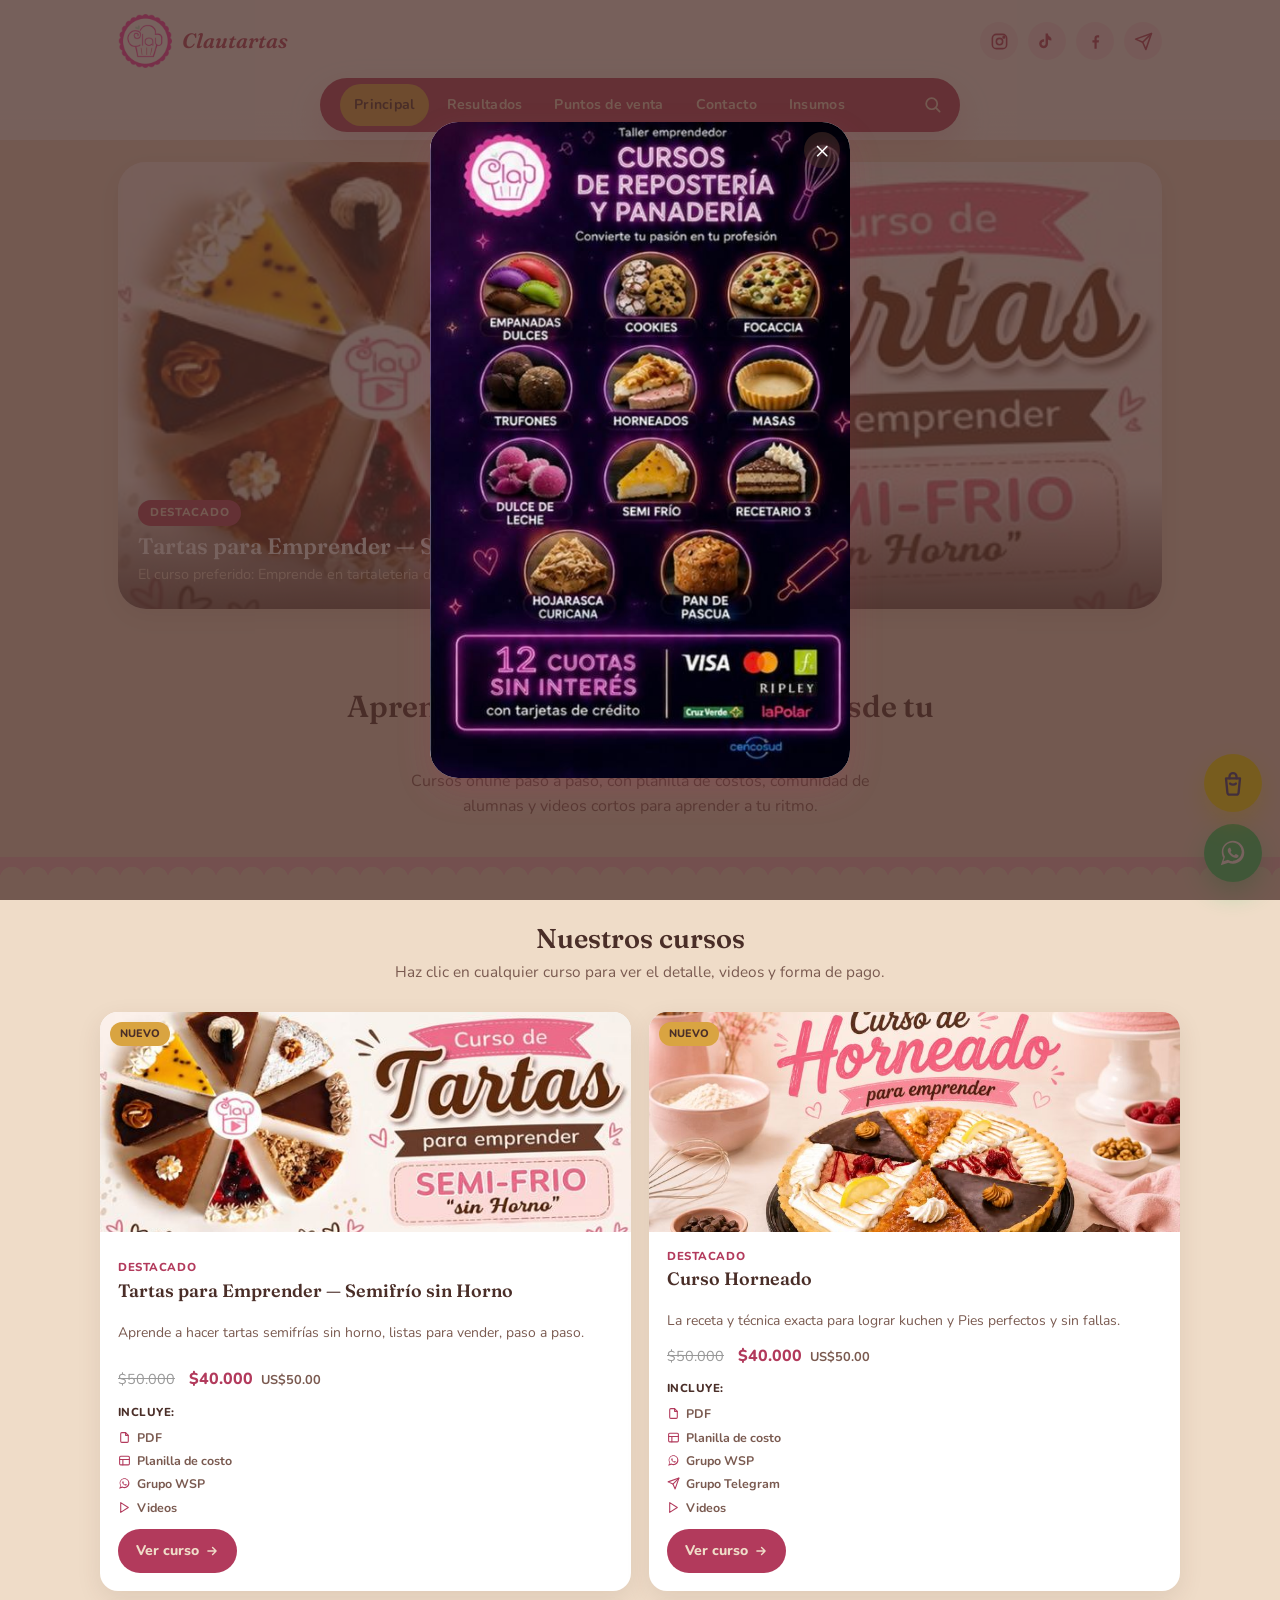
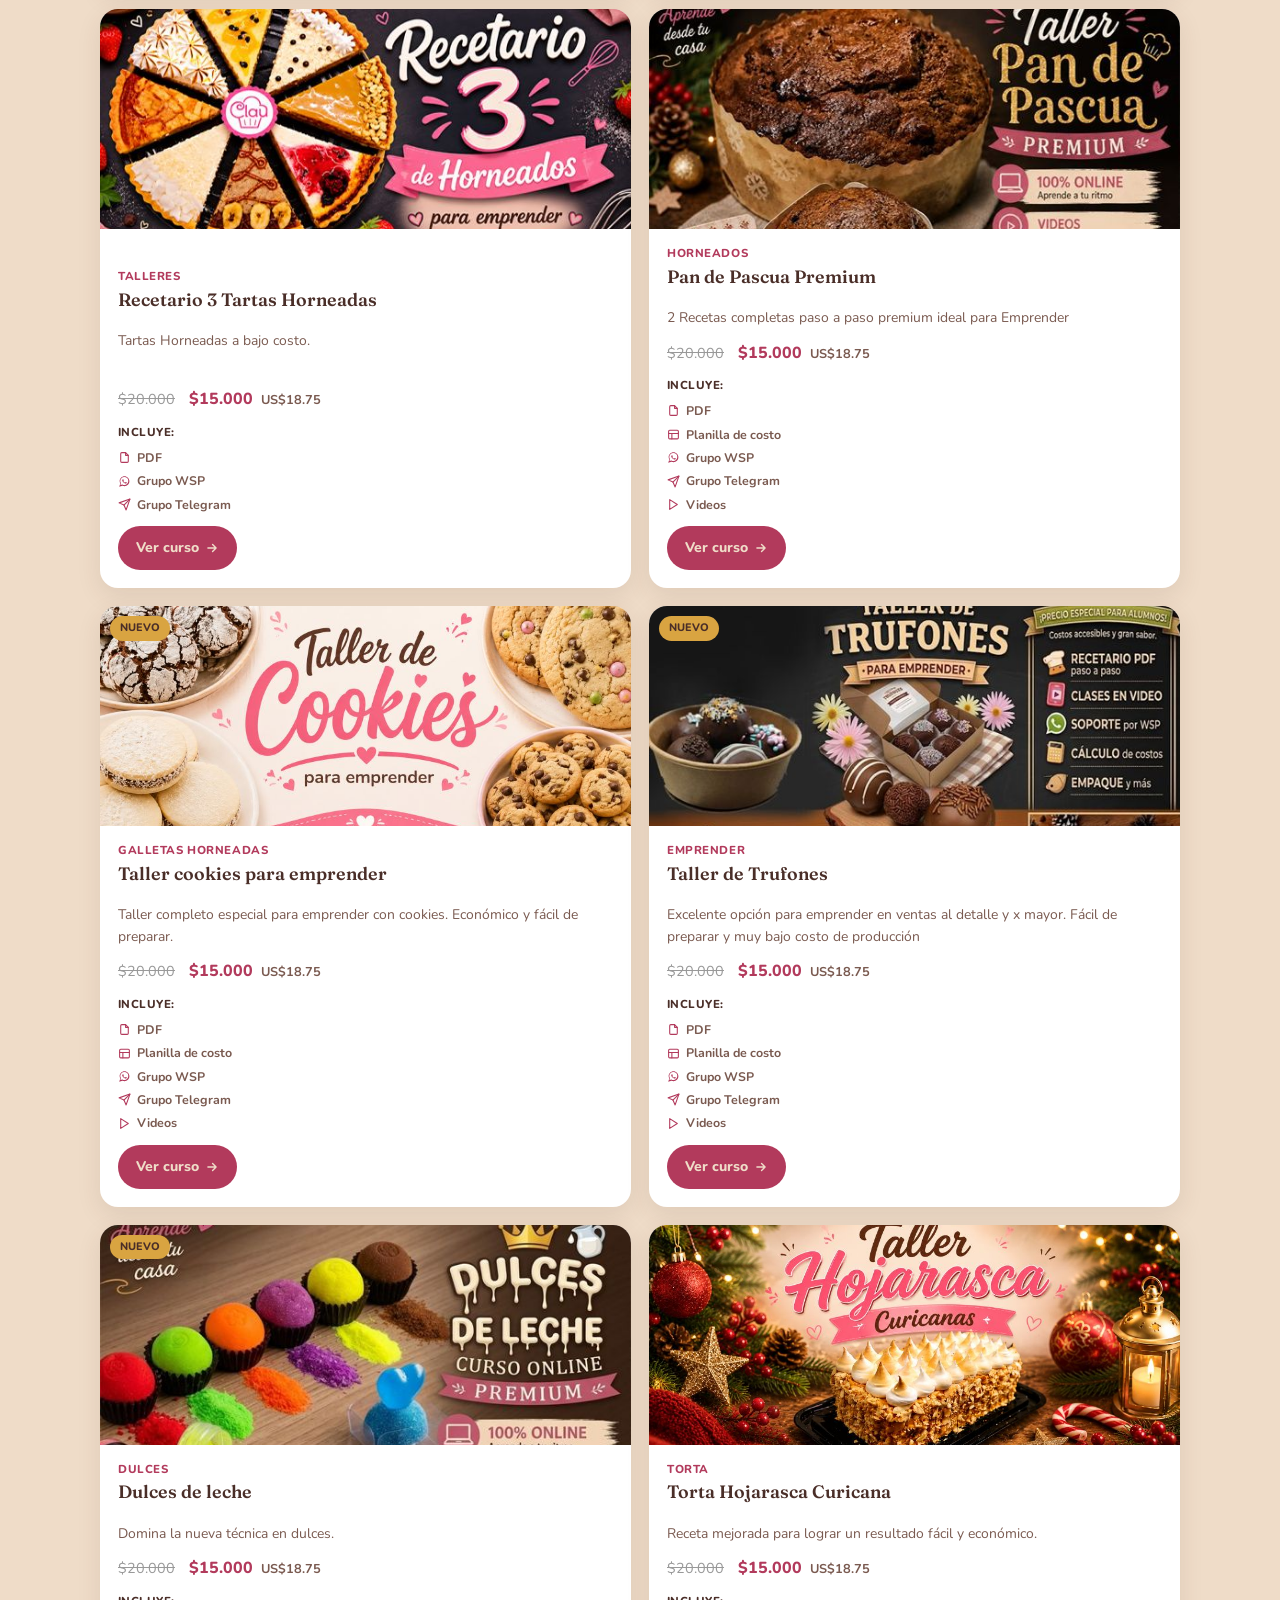
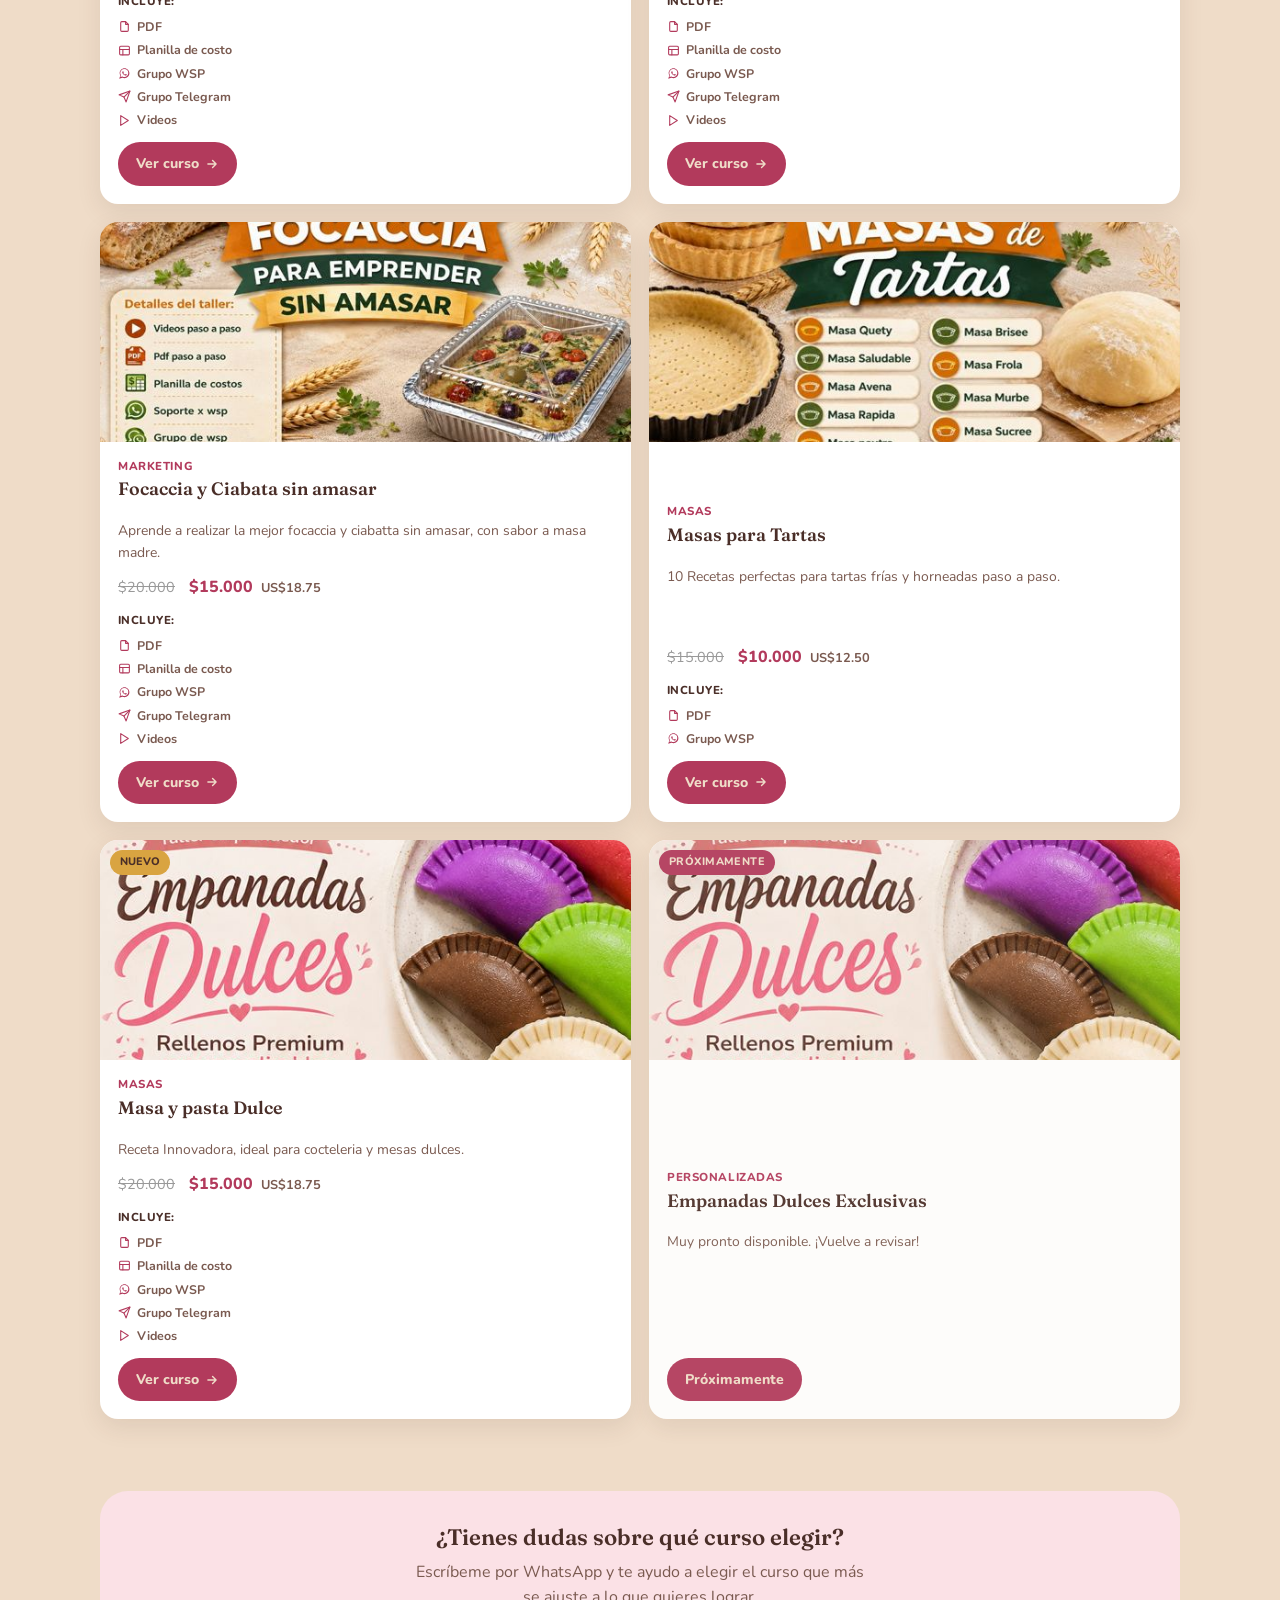
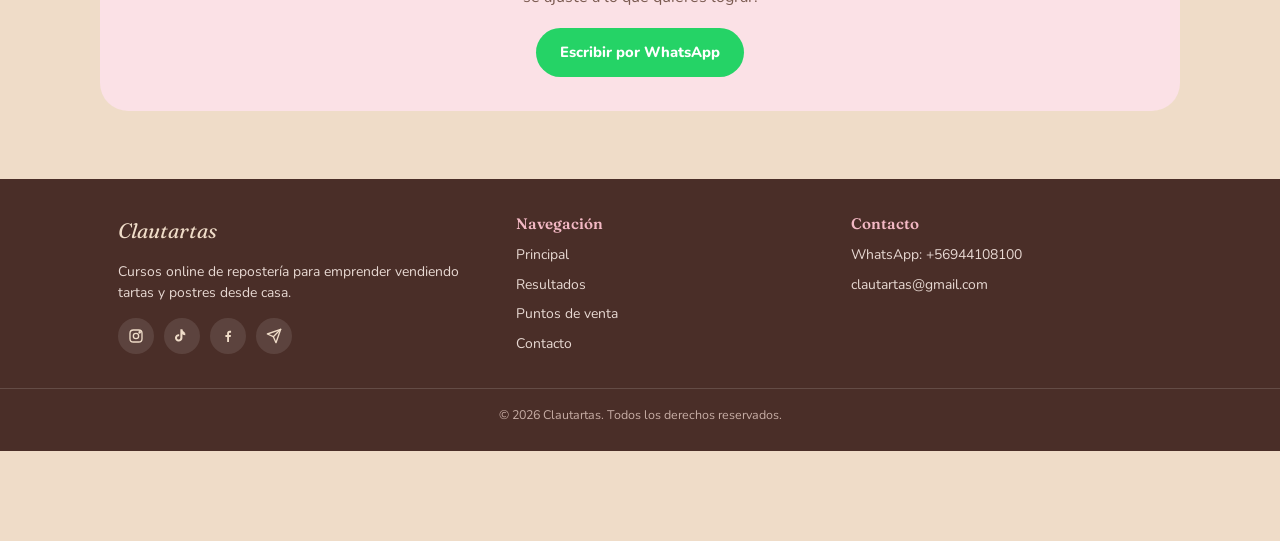
<file: index.html>
<!DOCTYPE html>
<html lang="es">
<head>
<meta charset="UTF-8">
<meta name="viewport" content="width=device-width, initial-scale=1.0">
<title>Clautartas — Cursos online de repostería, pastelería y panadería para emprender</title>
<meta name="description" content="Cursos y talleres online de repostería, pastelería y panadería para emprender vendiendo tartas y postres desde casa. Clases paso a paso, planilla de costos, comunidad y videos.">
<meta name="keywords" content="emprendimiento, cursos online, talleres online, repostería, pastelería, panadería, tartas, postres, emprender, negocio de postres, Chile">
<link rel="canonical" href="https://clautartas.com/index.html">
<meta name="robots" content="index, follow">
<meta property="og:type" content="website">
<meta property="og:title" content="Clautartas — Cursos online de repostería, pastelería y panadería para emprender">
<meta property="og:description" content="Aprende a hacer y vender tartas y postres desde casa. Cursos y talleres online paso a paso, con planilla de costos, comunidad y videos.">
<meta property="og:url" content="https://clautartas.com/index.html">
<meta property="og:image" content="https://clautartas.com/img/semi-frio1.jpg">
<meta property="og:locale" content="es_CL">
<meta name="twitter:card" content="summary_large_image">
<link rel="preconnect" href="https://fonts.googleapis.com">
<link href="https://fonts.googleapis.com/css2?family=Fraunces:ital,wght@0,600;0,700;1,600&family=Nunito:wght@400;600;700;800&display=swap" rel="stylesheet">
<link rel="stylesheet" href="css/style.css">
<script type="application/ld+json">
{
  "@context": "https://schema.org",
  "@type": "EducationalOrganization",
  "name": "Clautartas",
  "url": "https://clautartas.com/",
  "description": "Cursos y talleres online de repostería, pastelería y panadería para emprender vendiendo tartas y postres desde casa.",
  "sameAs": [
    "https://instagram.com/clautartas",
    "https://tiktok.com/@clautartas",
    "https://facebook.com/clautartas"
  ]
}
</script>

<!-- Analytics: GoatCounter (visitas, países, referidos) -->
<script data-goatcounter="https://clautartas.goatcounter.com/count" async src="//gc.zgo.at/count.js"></script>

<!-- Analytics: Microsoft Clarity (clics, mapas de calor, tiempo en página) -->
<script type="text/javascript">
    (function(c,l,a,r,i,t,y){
        c[a]=c[a]||function(){(c[a].q=c[a].q||[]).push(arguments)};
        t=l.createElement(r);t.async=1;t.src="https://www.clarity.ms/tag/"+i;
        y=l.getElementsByTagName(r)[0];y.parentNode.insertBefore(t,y);
    })(window, document, "clarity", "script", "xwd8eog43b");
</script>
</head>

<body data-page="index.html">

<header id="site-header" class="site-header"></header>

<main>
  <section class="hero-carousel" id="heroCarousel"></section>

  <section class="section container" style="text-align:center; padding-top:34px;">
    <span class="page-hero eyebrow">Bienvenida a Clautartas</span>
    <h1 style="font-size:1.9rem; max-width:640px; margin:0 auto 10px;">Aprende a hacer y vender tartas desde tu casa</h1>
    <p style="color:var(--cocoa-soft); max-width:520px; margin:0 auto;">Cursos online paso a paso, con planilla de costos, comunidad de alumnas y videos cortos para aprender a tu ritmo.</p>
  </section>

  <div class="scallop-divider" style="margin:30px 0 0;"></div>

  <section class="section container">
    <h2 class="section-title">Nuestros cursos</h2>
    <p class="section-subtitle">Haz clic en cualquier curso para ver el detalle, videos y forma de pago.</p>
    <div class="course-list" id="courseList"></div>
  </section>

  <section class="section container" style="margin-top:20px;">
    <div style="background:var(--pink-soft); border-radius:var(--radius-lg); padding:34px 24px; text-align:center;">
      <h2 style="font-size:1.4rem;">¿Tienes dudas sobre qué curso elegir?</h2>
      <p style="color:var(--cocoa-soft); max-width:460px; margin:0 auto 18px;">Escríbeme por WhatsApp y te ayudo a elegir el curso que más se ajuste a lo que quieres lograr.</p>
      <a class="btn btn-whatsapp" id="ctaWsp" href="#" target="_blank" rel="noopener">Escribir por WhatsApp</a>
    </div>
  </section>
</main>

<footer id="site-footer" class="site-footer"></footer>

<script src="js/data.js"></script>
<script src="js/components.js"></script>
<script src="js/render.js"></script>
<script>
  document.addEventListener("DOMContentLoaded", () => {
    renderCarousel();
    renderCourseList();
    document.getElementById("ctaWsp").href = waLink();
    renderPromoPopup();
  });
</script>
</body>
</html>
</file>
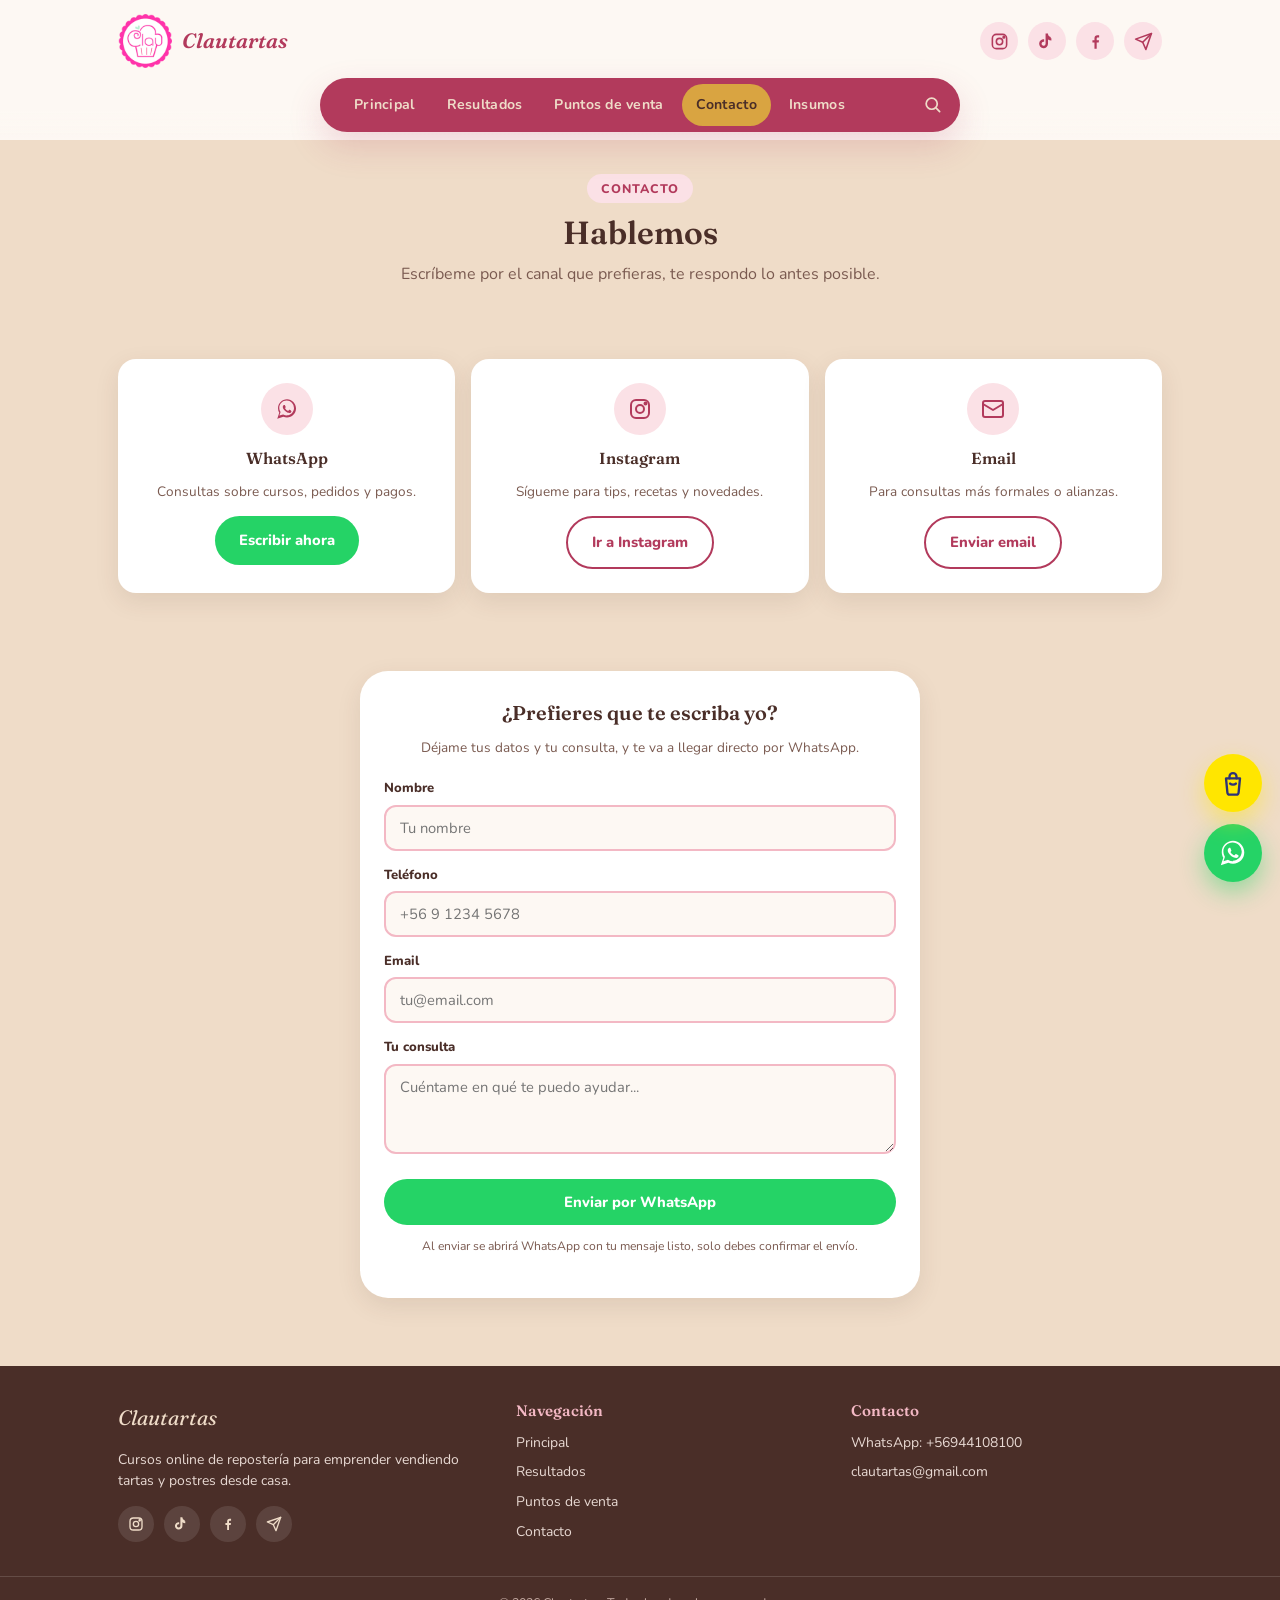
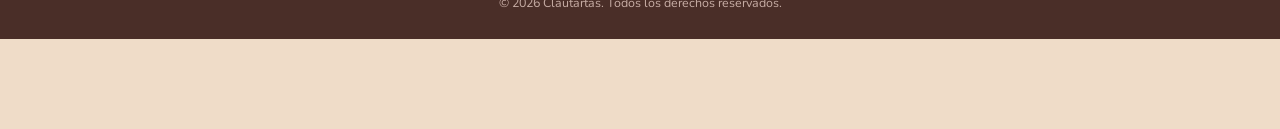
<file: contacto.html>
<!DOCTYPE html>
<html lang="es">
<head>
<meta charset="UTF-8">
<meta name="viewport" content="width=device-width, initial-scale=1.0">
<title>Contacto — Clautartas</title>
<meta name="description" content="Contáctanos por WhatsApp, Instagram, Telegram o email para consultas sobre nuestros cursos y talleres online de repostería y pastelería.">
<meta name="keywords" content="contacto, whatsapp, instagram, telegram, cursos online, repostería, pastelería">
<link rel="canonical" href="https://clautartas.com/contacto.html">
<meta name="robots" content="index, follow">
<meta property="og:title" content="Contacto — Clautartas">
<meta property="og:description" content="Contáctanos por WhatsApp, Instagram, Telegram o email.">
<meta property="og:url" content="https://clautartas.com/contacto.html">
<link rel="preconnect" href="https://fonts.googleapis.com">
<link href="https://fonts.googleapis.com/css2?family=Fraunces:ital,wght@0,600;0,700;1,600&family=Nunito:wght@400;600;700;800&display=swap" rel="stylesheet">
<link rel="stylesheet" href="css/style.css">

<!-- Analytics: GoatCounter (visitas, países, referidos) -->
<script data-goatcounter="https://clautartas.goatcounter.com/count" async src="//gc.zgo.at/count.js"></script>

<!-- Analytics: Microsoft Clarity (clics, mapas de calor, tiempo en página) -->
<script type="text/javascript">
    (function(c,l,a,r,i,t,y){
        c[a]=c[a]||function(){(c[a].q=c[a].q||[]).push(arguments)};
        t=l.createElement(r);t.async=1;t.src="https://www.clarity.ms/tag/"+i;
        y=l.getElementsByTagName(r)[0];y.parentNode.insertBefore(t,y);
    })(window, document, "clarity", "script", "xwd8eog43b");
</script>
</head>

<body data-page="contacto.html">

<header id="site-header" class="site-header"></header>

<main class="container">
  <section class="page-hero">
    <span class="eyebrow">Contacto</span>
    <h1>Hablemos</h1>
    <p>Escríbeme por el canal que prefieras, te respondo lo antes posible.</p>
  </section>

  <section class="section">
    <div class="contact-grid">
      <div class="contact-card">
        <div class="ic"></div>
        <h3>WhatsApp</h3>
        <p>Consultas sobre cursos, pedidos y pagos.</p>
        <a class="btn btn-whatsapp" id="ctaWsp" href="#" target="_blank" rel="noopener">Escribir ahora</a>
      </div>
      <div class="contact-card">
        <div class="ic"></div>
        <h3>Instagram</h3>
        <p>Sígueme para tips, recetas y novedades.</p>
        <a class="btn btn-outline" id="ctaIg" href="#" target="_blank" rel="noopener">Ir a Instagram</a>
      </div>
      <div class="contact-card">
        <div class="ic"></div>
        <h3>Email</h3>
        <p>Para consultas más formales o alianzas.</p>
        <a class="btn btn-outline" id="ctaMail" href="#">Enviar email</a>
      </div>
    </div>
  </section>

  <section class="section">
    <div class="contact-form-wrap">
      <h2>¿Prefieres que te escriba yo?</h2>
      <p class="form-sub">Déjame tus datos y tu consulta, y te va a llegar directo por WhatsApp.</p>
      <form class="contact-form" id="contactForm">
        <div>
          <label for="cNombre">Nombre</label>
          <input type="text" id="cNombre" name="nombre" required placeholder="Tu nombre">
        </div>
        <div>
          <label for="cTelefono">Teléfono</label>
          <input type="tel" id="cTelefono" name="telefono" required placeholder="+56 9 1234 5678">
        </div>
        <div>
          <label for="cEmail">Email</label>
          <input type="email" id="cEmail" name="email" required placeholder="tu@email.com">
        </div>
        <div>
          <label for="cMensaje">Tu consulta</label>
          <textarea id="cMensaje" name="mensaje" placeholder="Cuéntame en qué te puedo ayudar..."></textarea>
        </div>
        <button type="submit" class="btn btn-whatsapp">Enviar por WhatsApp</button>
      </form>
      <p class="contact-form-note">Al enviar se abrirá WhatsApp con tu mensaje listo, solo debes confirmar el envío.</p>
    </div>
  </section>
</main>

<footer id="site-footer" class="site-footer"></footer>

<script src="js/data.js"></script>
<script src="js/components.js"></script>
<script src="js/render.js"></script>
<script>
  document.addEventListener("DOMContentLoaded", () => {
    document.querySelectorAll(".contact-card .ic")[0].innerHTML = ICONS.whatsapp;
    document.querySelectorAll(".contact-card .ic")[1].innerHTML = ICONS.instagram;
    document.querySelectorAll(".contact-card .ic")[2].innerHTML = ICONS.mail;
    document.getElementById("ctaWsp").href = waLink();
    document.getElementById("ctaIg").href = SITE.instagram;
    document.getElementById("ctaMail").href = "mailto:" + SITE.email;

    const form = document.getElementById("contactForm");
    form.addEventListener("submit", (e) => {
      e.preventDefault();
      const nombre = document.getElementById("cNombre").value.trim();
      const telefono = document.getElementById("cTelefono").value.trim();
      const email = document.getElementById("cEmail").value.trim();
      const mensaje = document.getElementById("cMensaje").value.trim();

      let texto = `Hola Clau! Te dejo mis datos para que me contactes:\n`;
      texto += `Nombre: ${nombre}\n`;
      texto += `Teléfono: ${telefono}\n`;
      texto += `Email: ${email}`;
      if (mensaje) texto += `\nConsulta: ${mensaje}`;

      window.open(waLink(texto), "_blank");
    });
  });
</script>
</body>
</html>
</file>
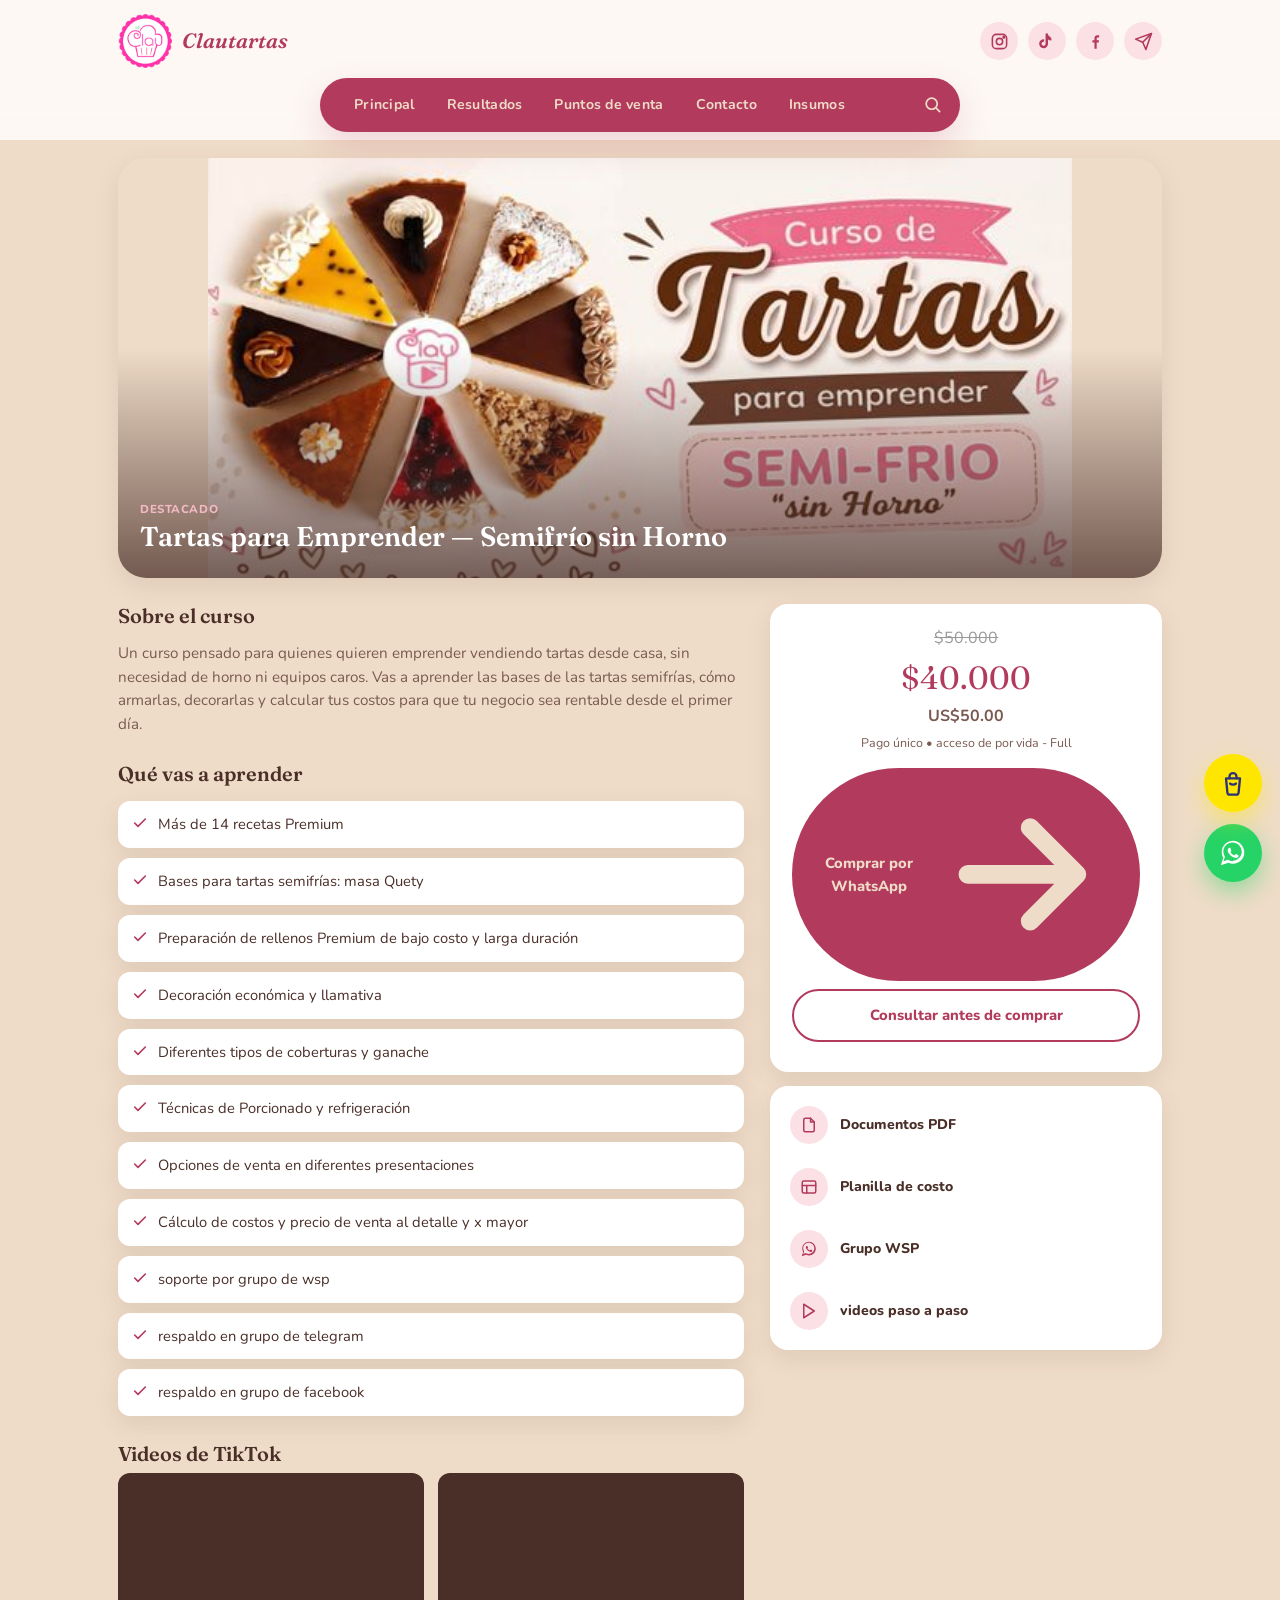
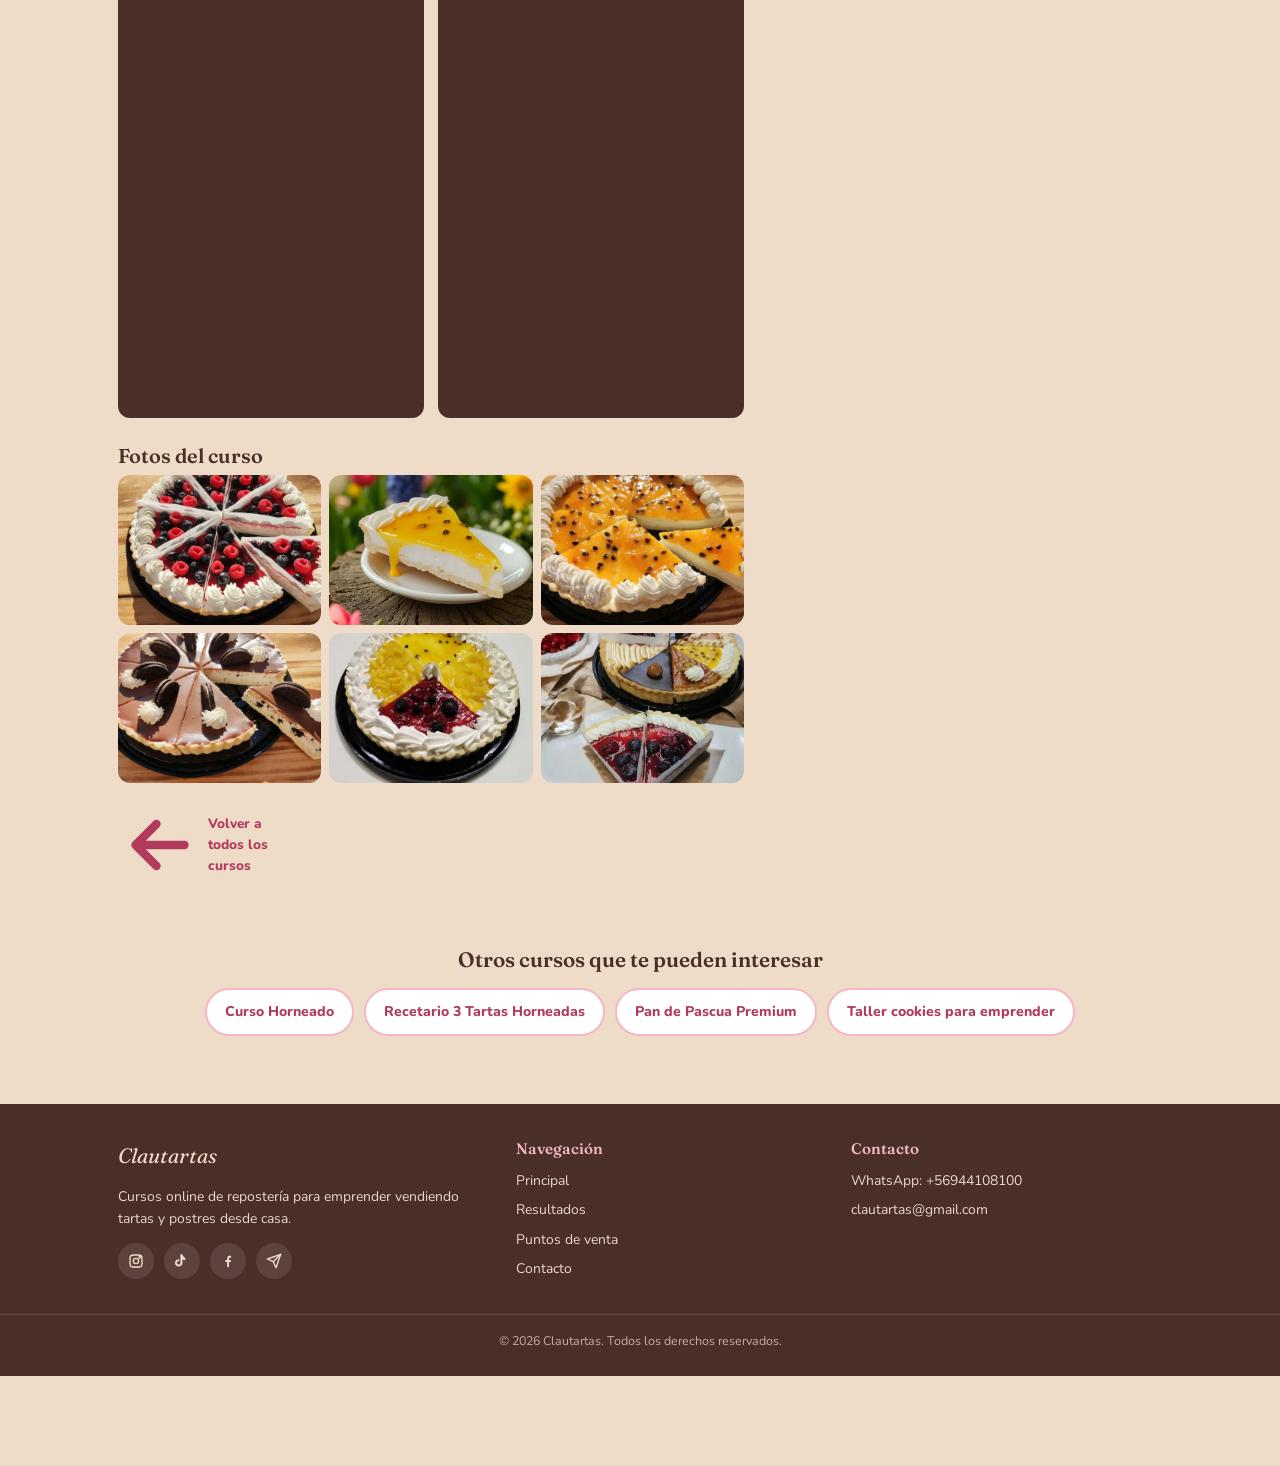
<file: curso.html>
<!DOCTYPE html>
<html lang="es">
<head>
<meta charset="UTF-8">
<meta name="viewport" content="width=device-width, initial-scale=1.0">
<title>Curso — Clautartas</title>
<meta name="description" id="metaDescripcion" content="Cursos y talleres online de repostería, pastelería y panadería para emprender. Clases paso a paso, planilla de costos y comunidad.">
<meta name="keywords" content="curso online, taller online, repostería, pastelería, panadería, emprendimiento, tartas, postres">
<meta name="robots" content="index, follow">
<meta property="og:title" id="ogTitulo" content="Curso — Clautartas">
<meta property="og:description" id="ogDescripcion" content="Cursos y talleres online de repostería, pastelería y panadería para emprender.">
<link rel="canonical" id="canonicalLink" href="https://clautartas.com/curso.html">
<link rel="preconnect" href="https://fonts.googleapis.com">
<link href="https://fonts.googleapis.com/css2?family=Fraunces:ital,wght@0,600;0,700;1,600&family=Nunito:wght@400;600;700;800&display=swap" rel="stylesheet">
<link rel="stylesheet" href="css/style.css">

<!-- Analytics: GoatCounter (visitas, países, referidos) -->
<script data-goatcounter="https://clautartas.goatcounter.com/count" async src="//gc.zgo.at/count.js"></script>

<!-- Analytics: Microsoft Clarity (clics, mapas de calor, tiempo en página) -->
<script type="text/javascript">
    (function(c,l,a,r,i,t,y){
        c[a]=c[a]||function(){(c[a].q=c[a].q||[]).push(arguments)};
        t=l.createElement(r);t.async=1;t.src="https://www.clarity.ms/tag/"+i;
        y=l.getElementsByTagName(r)[0];y.parentNode.insertBefore(t,y);
    })(window, document, "clarity", "script", "xwd8eog43b");
</script>
</head>

<body data-page="curso.html">

<header id="site-header" class="site-header"></header>

<main class="container">
  <div id="cursoDetalle"></div>

  <section class="section" style="margin-top:10px;">
    <h2 class="section-title" style="font-size:1.3rem;">Otros cursos que te pueden interesar</h2>
    <div id="relatedCourses" style="display:flex; flex-wrap:wrap; gap:10px; justify-content:center; margin-top:16px;"></div>
  </section>
</main>

<footer id="site-footer" class="site-footer"></footer>

<script src="js/data.js"></script>
<script src="js/components.js"></script>
<script src="js/render.js"></script>
<script>
  document.addEventListener("DOMContentLoaded", renderCursoDetalle);
</script>
</body>
</html>
</file>
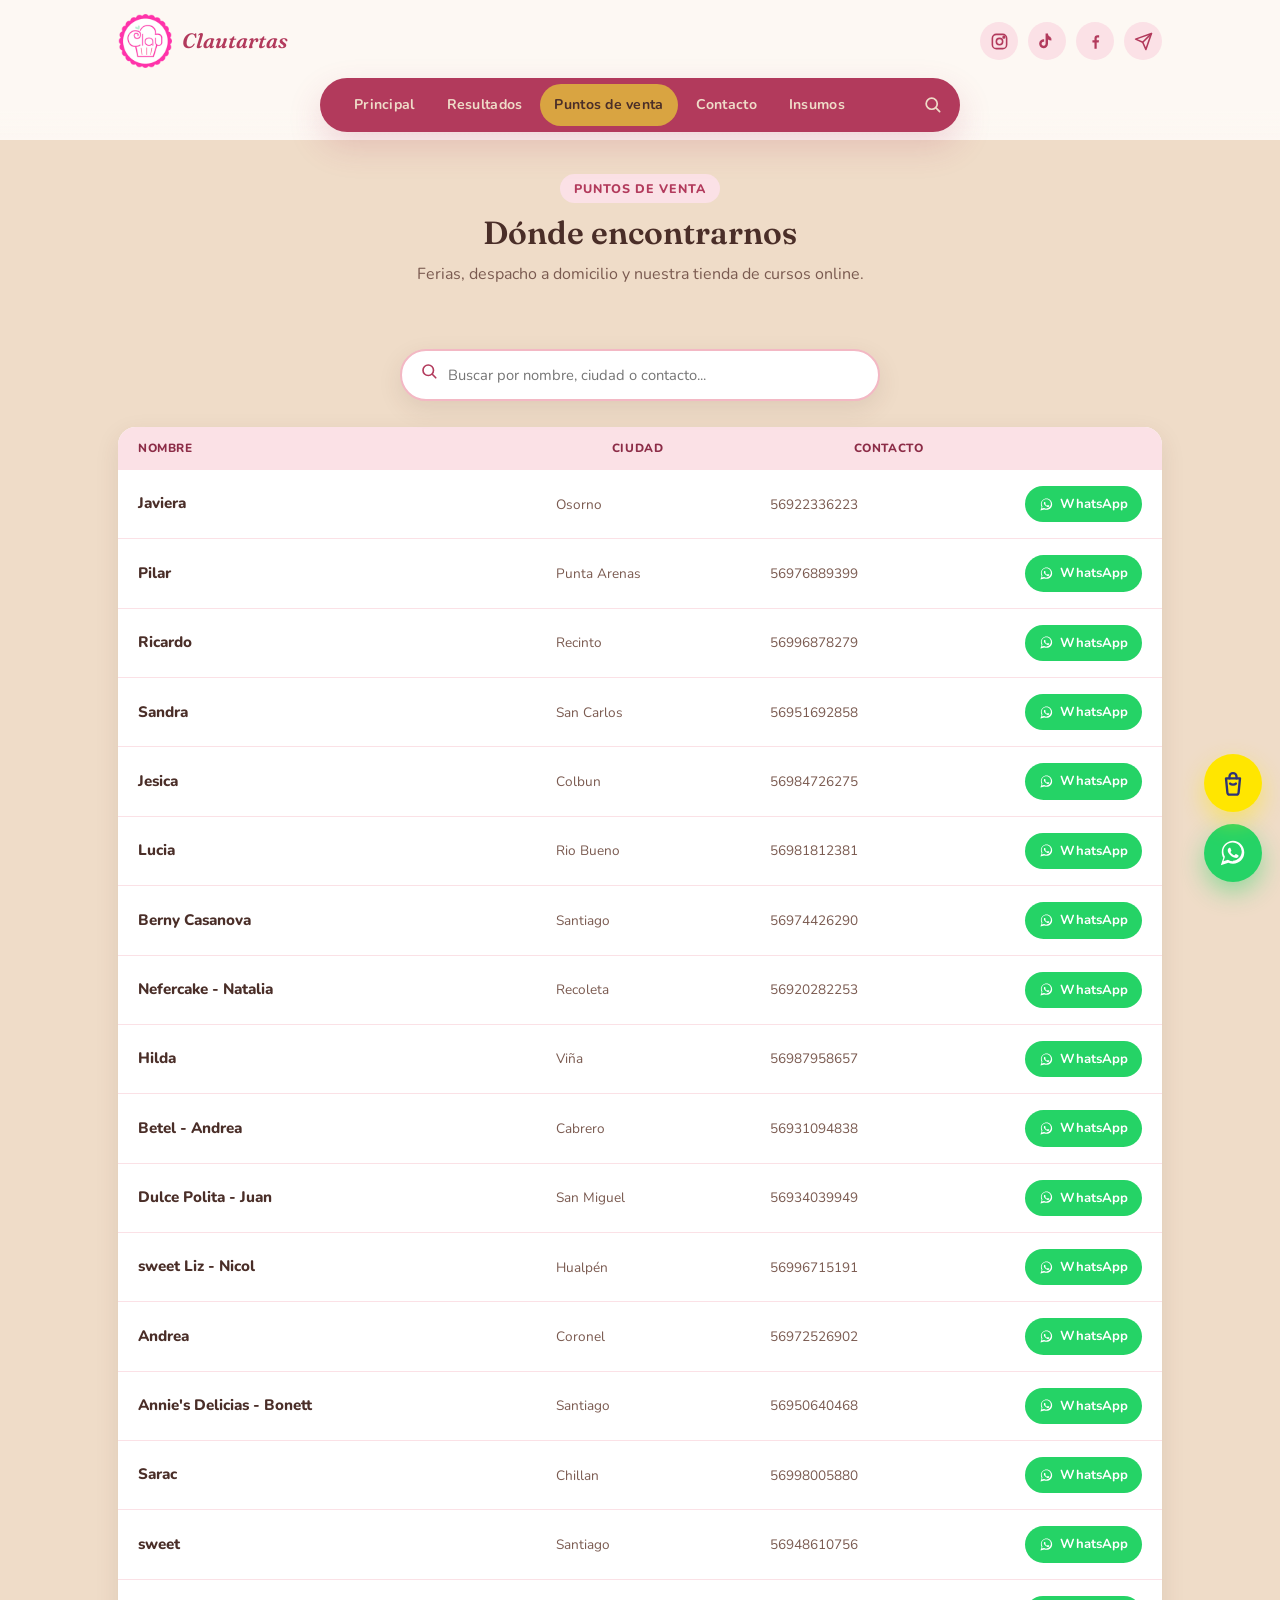
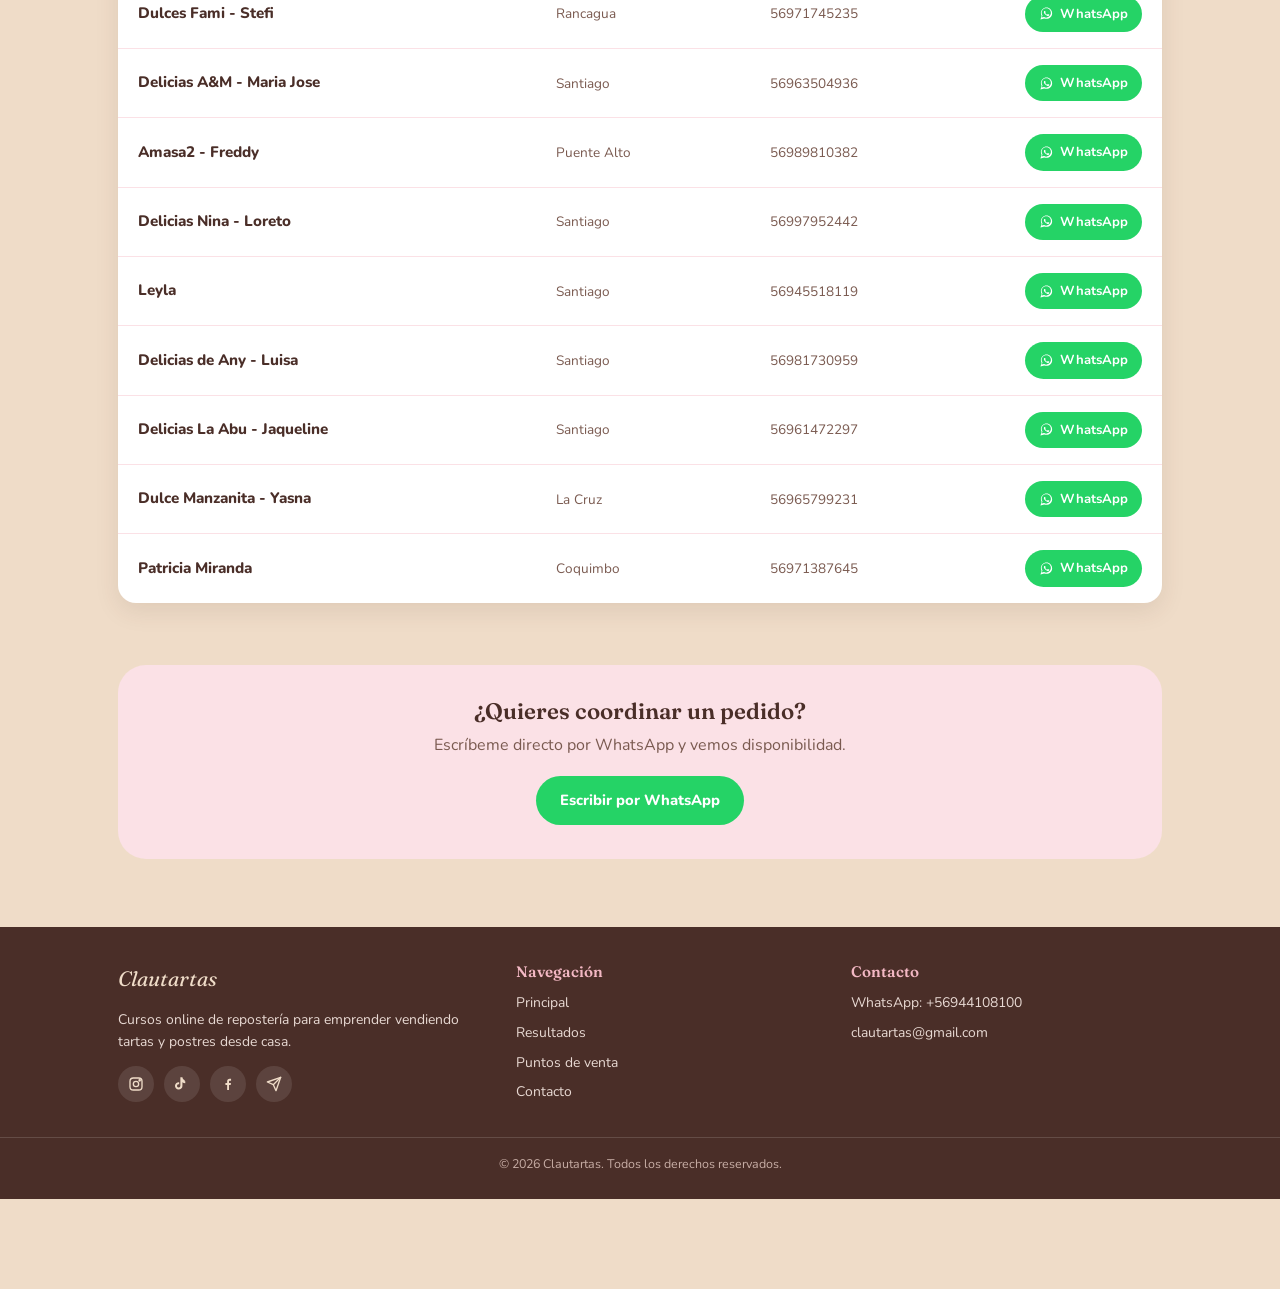
<file: puntos-venta.html>
<!DOCTYPE html>
<html lang="es">
<head>
<meta charset="UTF-8">
<meta name="viewport" content="width=device-width, initial-scale=1.0">
<title>Puntos de venta — Clautartas</title>
<meta name="description" content="Dónde encontrar y comprar los productos y cursos de Clautartas: ferias, despacho a domicilio y tienda online por ciudad.">
<meta name="keywords" content="puntos de venta, ferias, repostería, pastelería, panadería, tartas, postres, Chile">
<link rel="canonical" href="https://clautartas.com/puntos-venta.html">
<meta name="robots" content="index, follow">
<meta property="og:title" content="Puntos de venta — Clautartas">
<meta property="og:description" content="Dónde encontrar y comprar los productos y cursos de Clautartas.">
<meta property="og:url" content="https://clautartas.com/puntos-venta.html">
<link rel="preconnect" href="https://fonts.googleapis.com">
<link href="https://fonts.googleapis.com/css2?family=Fraunces:ital,wght@0,600;0,700;1,600&family=Nunito:wght@400;600;700;800&display=swap" rel="stylesheet">
<link rel="stylesheet" href="css/style.css">

<!-- Analytics: GoatCounter (visitas, países, referidos) -->
<script data-goatcounter="https://clautartas.goatcounter.com/count" async src="//gc.zgo.at/count.js"></script>

<!-- Analytics: Microsoft Clarity (clics, mapas de calor, tiempo en página) -->
<script type="text/javascript">
    (function(c,l,a,r,i,t,y){
        c[a]=c[a]||function(){(c[a].q=c[a].q||[]).push(arguments)};
        t=l.createElement(r);t.async=1;t.src="https://www.clarity.ms/tag/"+i;
        y=l.getElementsByTagName(r)[0];y.parentNode.insertBefore(t,y);
    })(window, document, "clarity", "script", "xwd8eog43b");
</script>
</head>

<body data-page="puntos-venta.html">

<header id="site-header" class="site-header"></header>

<main class="container">
  <section class="page-hero">
    <span class="eyebrow">Puntos de venta</span>
    <h1>Dónde encontrarnos</h1>
    <p>Ferias, despacho a domicilio y nuestra tienda de cursos online.</p>
  </section>

  <section class="section">
    <div class="pv-search-wrap">
      <span id="pvSearchIcon"></span>
      <input type="search" id="pvSearch" placeholder="Buscar por nombre, ciudad o contacto...">
    </div>
    <div class="pv-list" id="pvList"></div>
  </section>

  <section class="section" style="margin-top:10px;">
    <div style="background:var(--pink-soft); border-radius:var(--radius-lg); padding:34px 24px; text-align:center;">
      <h2 style="font-size:1.4rem;">¿Quieres coordinar un pedido?</h2>
      <p style="color:var(--cocoa-soft); max-width:460px; margin:0 auto 18px;">Escríbeme directo por WhatsApp y vemos disponibilidad.</p>
      <a class="btn btn-whatsapp" id="ctaWsp" href="#" target="_blank" rel="noopener">Escribir por WhatsApp</a>
    </div>
  </section>
</main>

<footer id="site-footer" class="site-footer"></footer>

<script src="js/data.js"></script>
<script src="js/components.js"></script>
<script src="js/render.js"></script>
<script>
  document.addEventListener("DOMContentLoaded", () => {
    document.getElementById("pvSearchIcon").innerHTML = ICONS.search;
    renderPuntosVenta();
    document.getElementById("ctaWsp").href = waLink();

    const pvSearch = document.getElementById("pvSearch");
    pvSearch.addEventListener("input", () => renderPuntosVenta(pvSearch.value));
  });
</script>
</body>
</html>
</file>
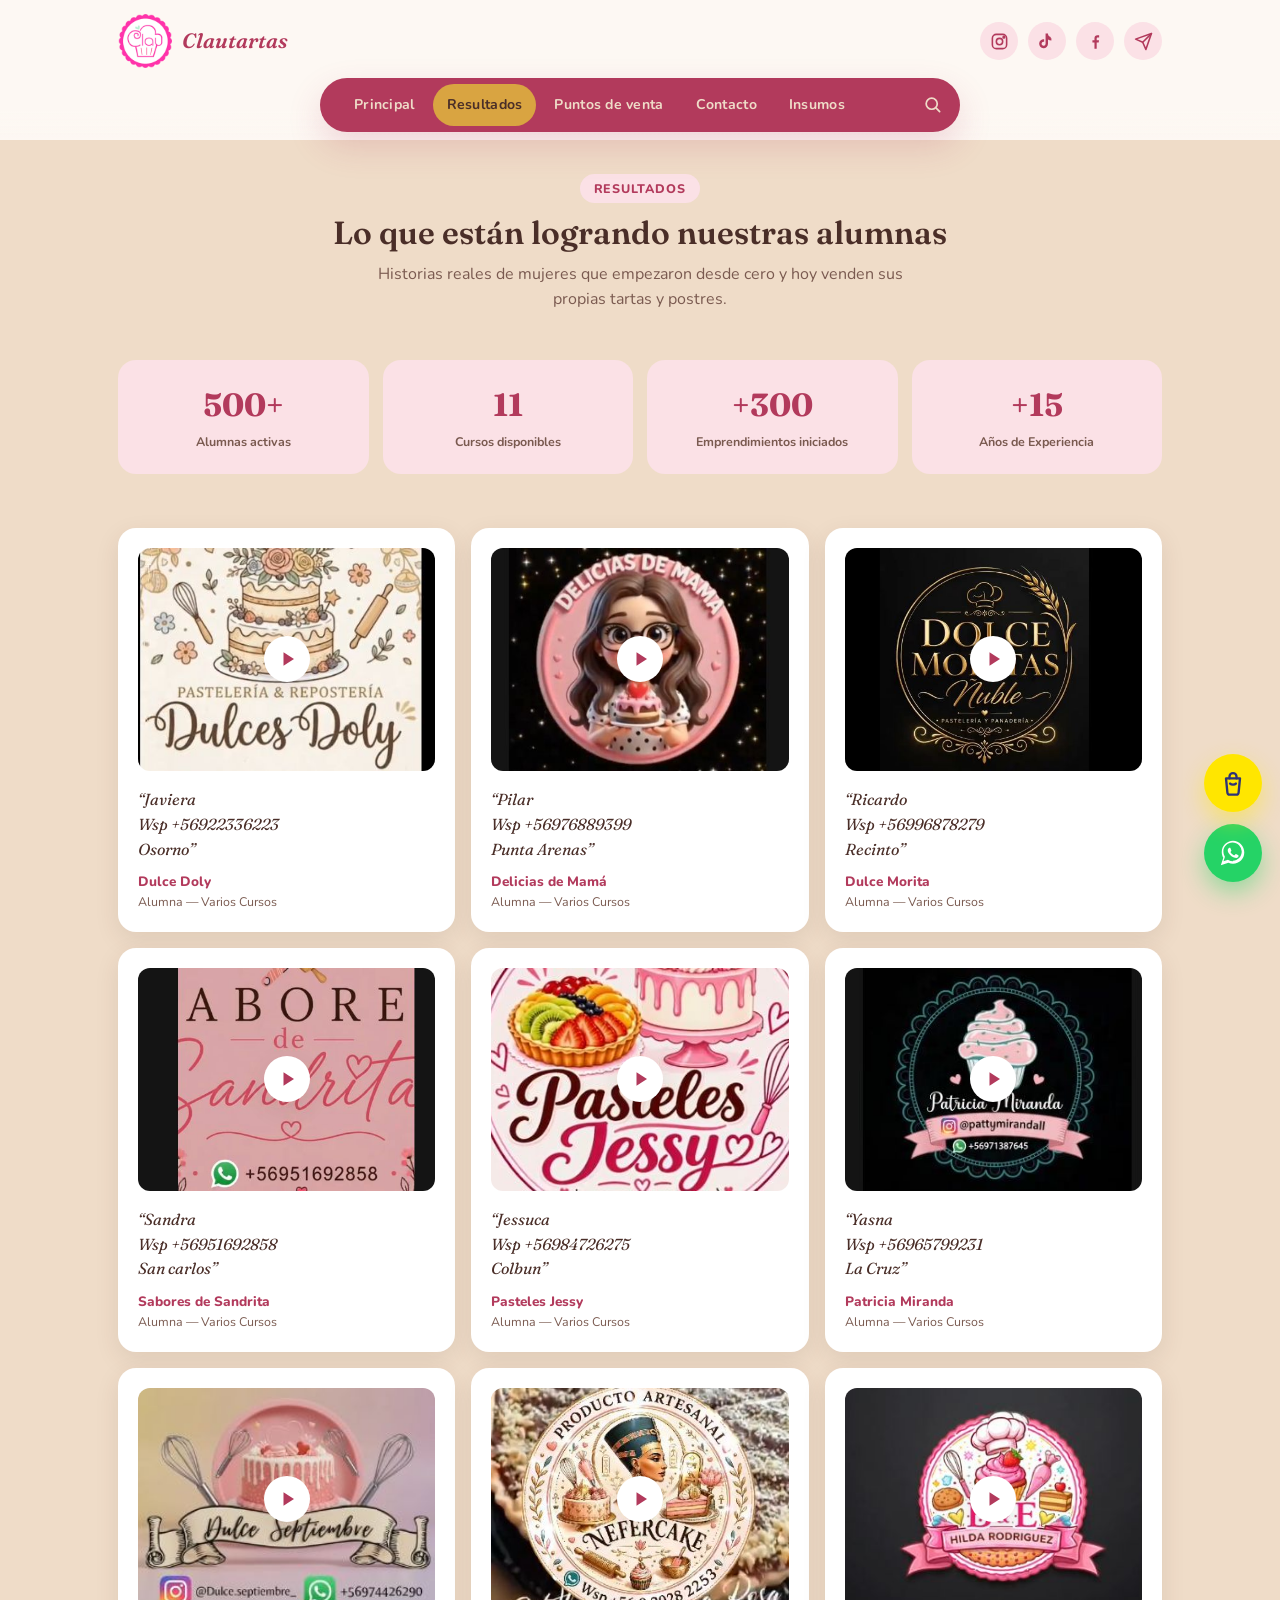
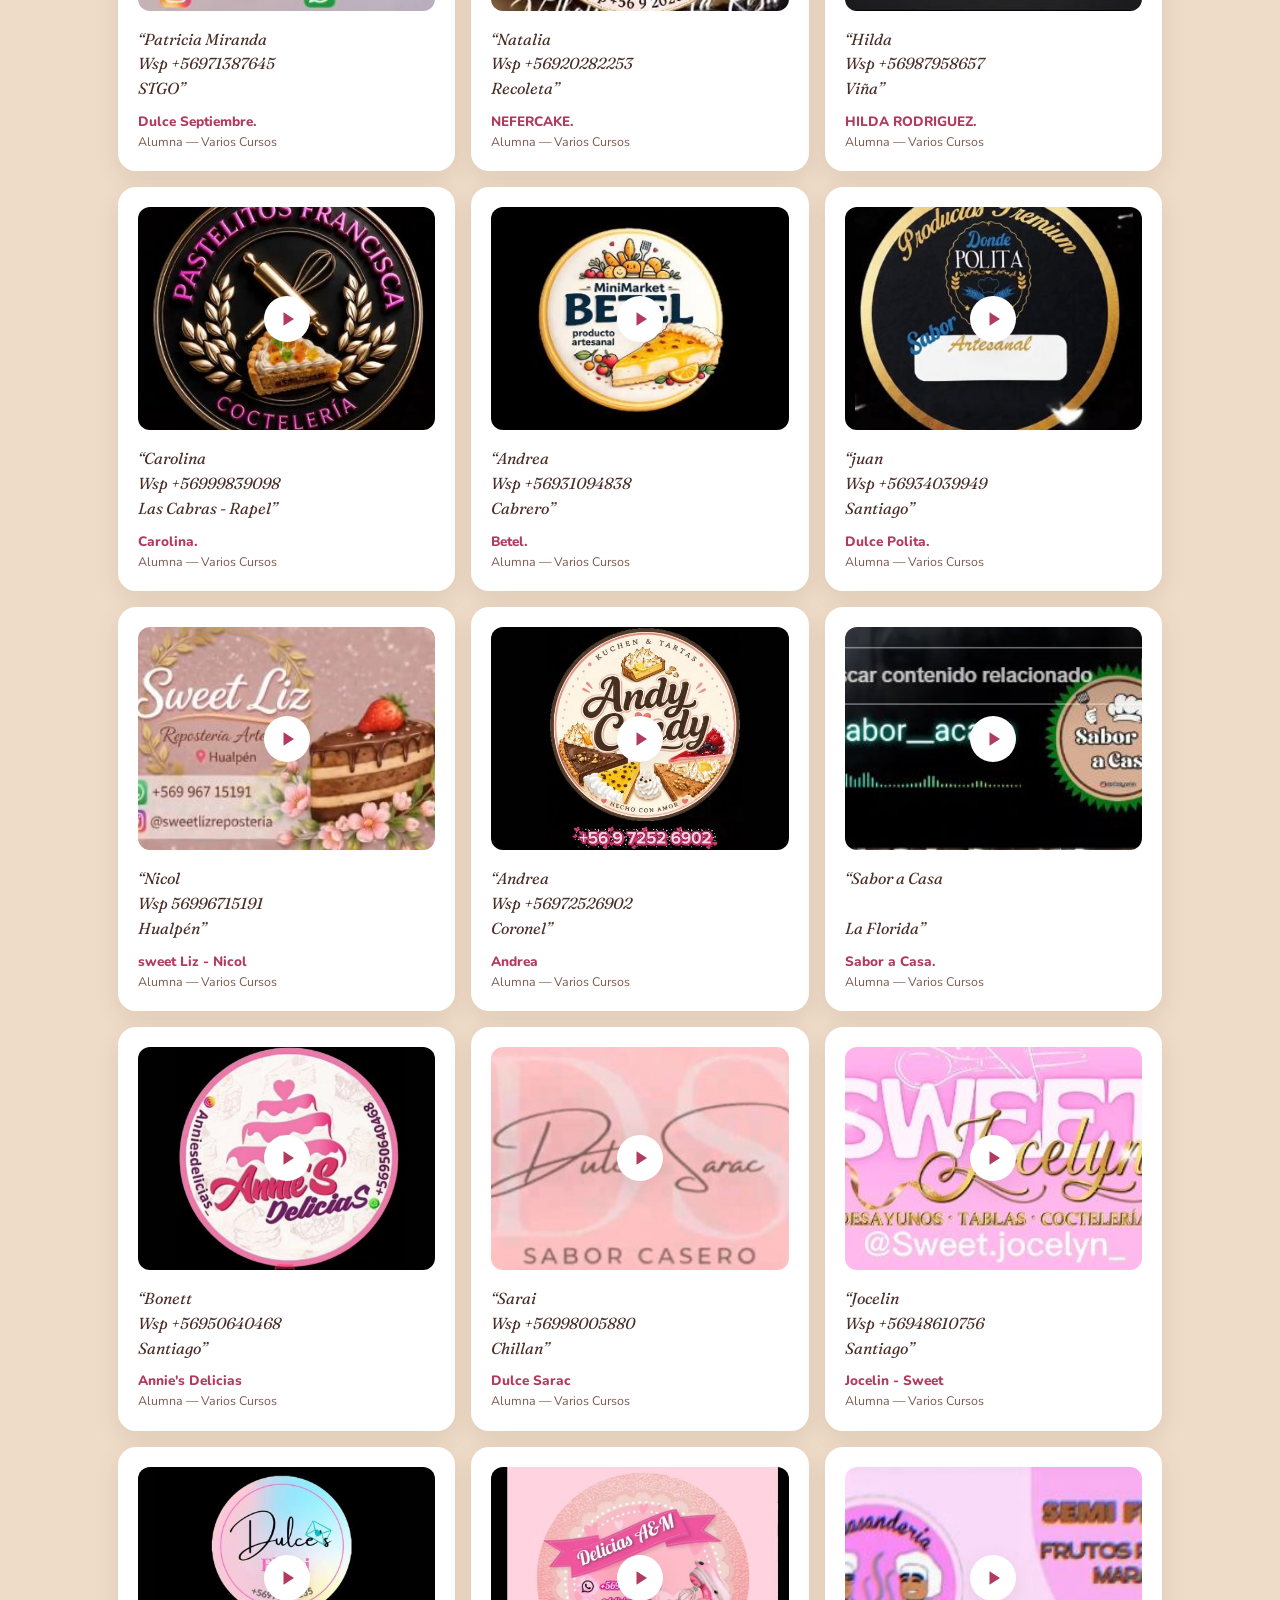
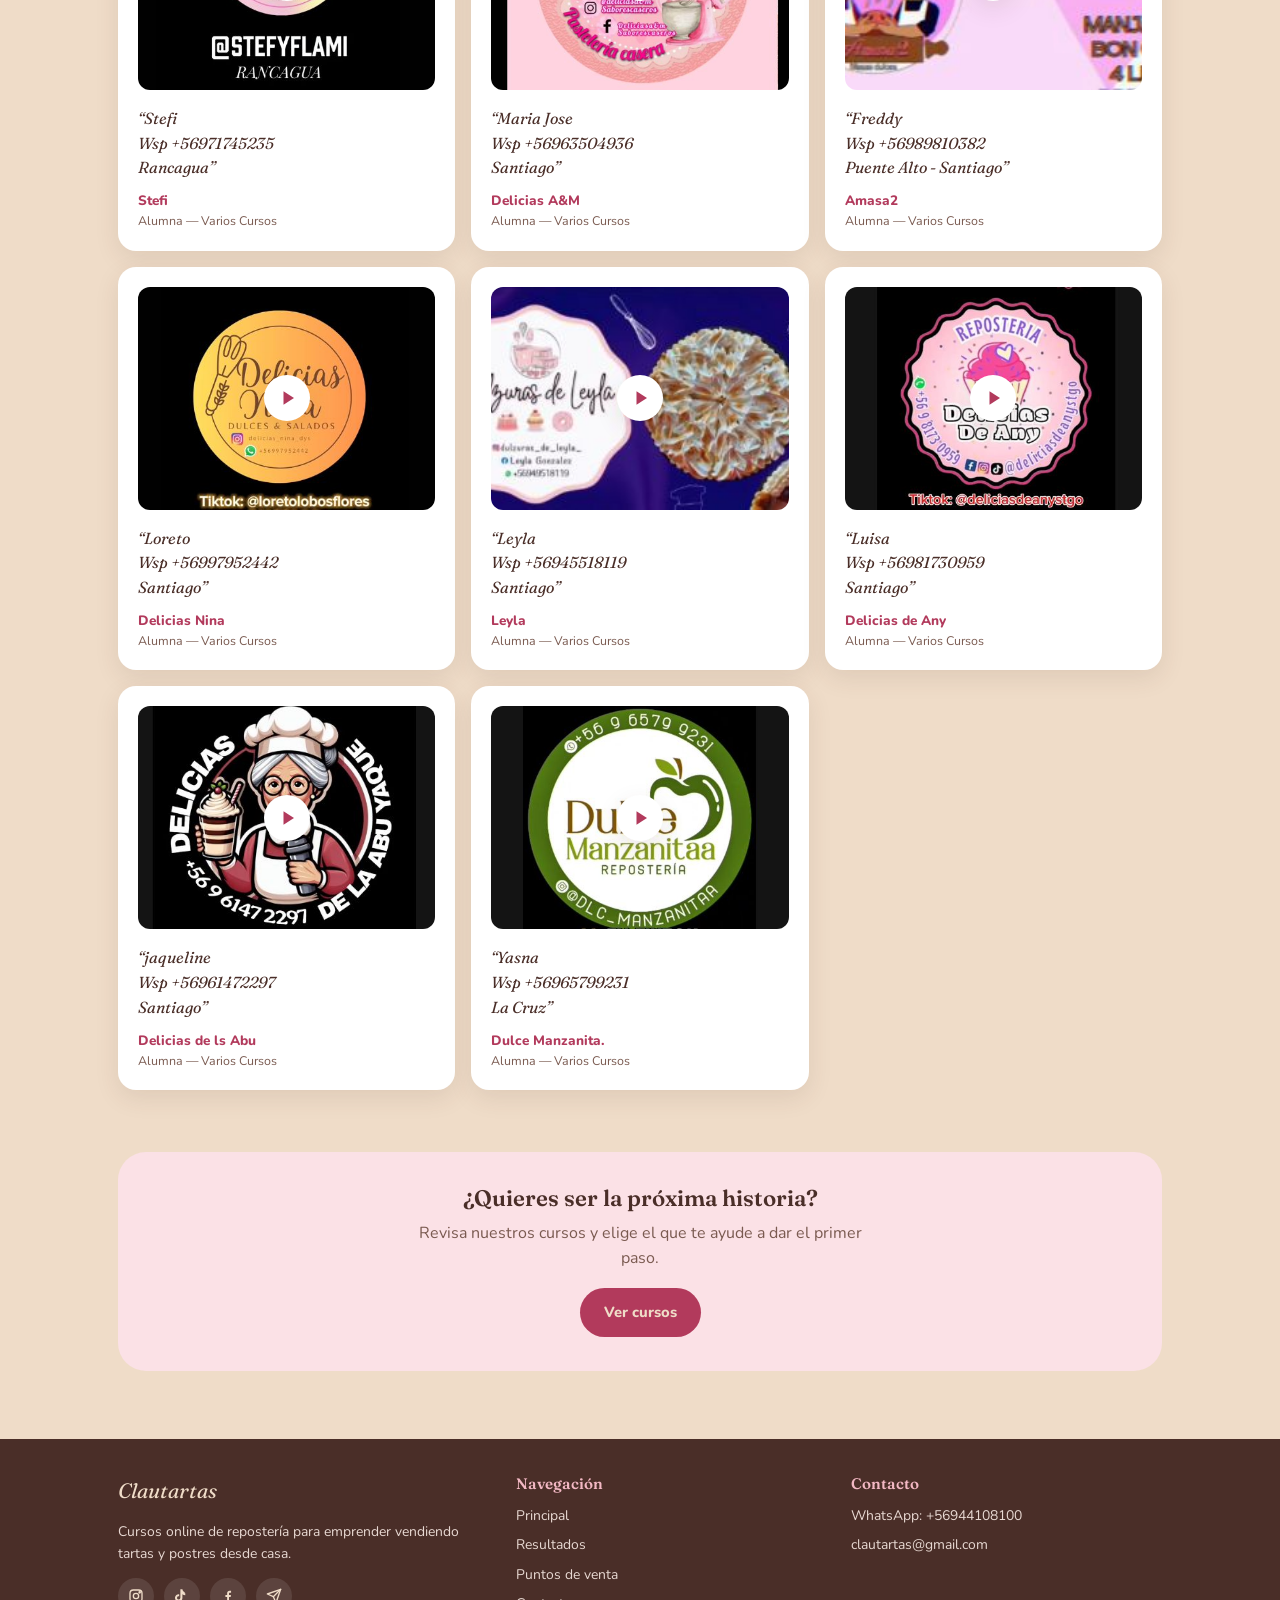
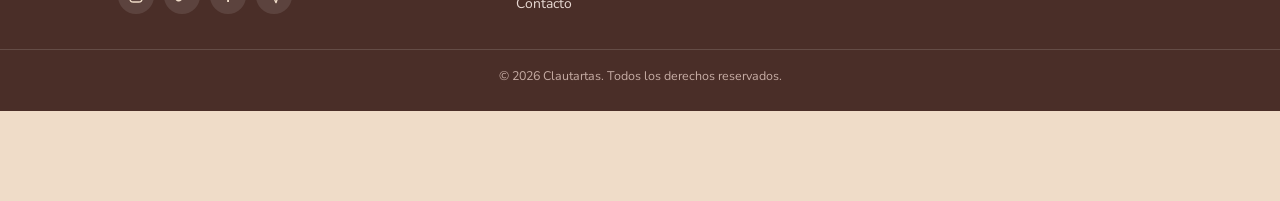
<file: resultados.html>
<!DOCTYPE html>
<html lang="es">
<head>
<meta charset="UTF-8">
<meta name="viewport" content="width=device-width, initial-scale=1.0">
<title>Resultados de alumnas — Cursos de repostería y pastelería | Clautartas</title>
<meta name="description" content="Testimonios y resultados reales de alumnas de nuestros cursos online de repostería y pastelería que hoy emprenden vendiendo tartas y postres.">
<meta name="keywords" content="emprendimiento, cursos online, talleres online, repostería, pastelería, panadería, testimonios, alumnas">
<link rel="canonical" href="https://clautartas.com/resultados.html">
<meta name="robots" content="index, follow">
<meta property="og:title" content="Resultados de alumnas — Clautartas">
<meta property="og:description" content="Testimonios y resultados reales de alumnas de nuestros cursos online de repostería y pastelería.">
<meta property="og:url" content="https://clautartas.com/resultados.html">
<link rel="preconnect" href="https://fonts.googleapis.com">
<link href="https://fonts.googleapis.com/css2?family=Fraunces:ital,wght@0,600;0,700;1,600&family=Nunito:wght@400;600;700;800&display=swap" rel="stylesheet">
<link rel="stylesheet" href="css/style.css">

<!-- Analytics: GoatCounter (visitas, países, referidos) -->
<script data-goatcounter="https://clautartas.goatcounter.com/count" async src="//gc.zgo.at/count.js"></script>

<!-- Analytics: Microsoft Clarity (clics, mapas de calor, tiempo en página) -->
<script type="text/javascript">
    (function(c,l,a,r,i,t,y){
        c[a]=c[a]||function(){(c[a].q=c[a].q||[]).push(arguments)};
        t=l.createElement(r);t.async=1;t.src="https://www.clarity.ms/tag/"+i;
        y=l.getElementsByTagName(r)[0];y.parentNode.insertBefore(t,y);
    })(window, document, "clarity", "script", "xwd8eog43b");
</script>
</head>

<body data-page="resultados.html">

<header id="site-header" class="site-header"></header>

<main class="container">
  <section class="page-hero">
    <span class="eyebrow">Resultados</span>
    <h1>Lo que están logrando nuestras alumnas</h1>
    <p>Historias reales de mujeres que empezaron desde cero y hoy venden sus propias tartas y postres.</p>
  </section>

  <div class="stats-row" id="statsRow"></div>

  <section class="section">
    <div class="testi-grid" id="testiGrid"></div>
  </section>

  <section class="section" style="margin-top:10px;">
    <div style="background:var(--pink-soft); border-radius:var(--radius-lg); padding:34px 24px; text-align:center;">
      <h2 style="font-size:1.4rem;">¿Quieres ser la próxima historia?</h2>
      <p style="color:var(--cocoa-soft); max-width:460px; margin:0 auto 18px;">Revisa nuestros cursos y elige el que te ayude a dar el primer paso.</p>
      <a class="btn btn-primary" href="index.html">Ver cursos</a>
    </div>
  </section>
</main>

<footer id="site-footer" class="site-footer"></footer>

<script src="js/data.js"></script>
<script src="js/components.js"></script>
<script src="js/render.js"></script>
<script>
  document.addEventListener("DOMContentLoaded", () => {
    renderStats();
    renderTestimonials();
  });
</script>
</body>
</html>
</file>
<file: css/style.css>
/* ============================================
   CLAUTARTAS — design tokens
   Paleta: pastel dulce (rosados, cremas, berry, caramelo)
   ============================================ */
:root {
  --cream:        #EFDCC8; /* fondo general — antes #FBF2E9, ahora más oscuro. Cambia solo este valor para ajustar el tono */
  --cream-soft:   #FDF8F3;
  --pink-frost:   #F3B8C4;
  --pink-soft:    #FBE1E6;
  --berry:        #B23A5C;
  --berry-dark:   #8C2C47;
  --cocoa:        #4A2E28;
  --cocoa-soft:   #7A5A50;
  --caramel:      #D9A441;
  --white:        #FFFFFF;

  --font-display: "Fraunces", "Georgia", serif;
  --font-body: "Nunito", -apple-system, sans-serif;

  --radius-lg: 28px;
  --radius-md: 18px;
  --radius-sm: 12px;
  --shadow-soft: 0 8px 24px rgba(74, 46, 40, 0.10);
  --shadow-lift: 0 14px 34px rgba(178, 58, 92, 0.18);
  --nav-height: 60px;
}

* { box-sizing: border-box; }
html { scroll-behavior: smooth; }

body {
  margin: 0;
  background: var(--cream);
  color: var(--cocoa);
  font-family: var(--font-body);
  font-size: 16px;
  line-height: 1.55;
  -webkit-font-smoothing: antialiased;
  padding-bottom: 90px; /* space for floating whatsapp button */
}

h1, h2, h3, h4 {
  font-family: var(--font-display);
  color: var(--cocoa);
  margin: 0 0 .4em;
  line-height: 1.15;
  font-weight: 600;
}

a { color: inherit; text-decoration: none; }
img { max-width: 100%; display: block; }
button { font-family: inherit; cursor: pointer; }
ul { padding-left: 1.2em; }

.container {
  max-width: 1080px;
  margin: 0 auto;
  padding: 0 18px;
}

/* ============================================
   SIGNATURE MOTIF — scalloped edge (pie-crust crimp)
   ============================================ */
.scallop-bottom {
  -webkit-mask-image: radial-gradient(circle at 12px 0, transparent 12px, black 12.5px);
  mask-image: radial-gradient(circle at 12px 0, transparent 12px, black 12.5px);
  -webkit-mask-size: 24px 24px;
  mask-size: 24px 24px;
  -webkit-mask-repeat: repeat-x;
  mask-repeat: repeat-x;
  -webkit-mask-position: bottom;
  mask-position: bottom;
}
.scallop-divider {
  width: 100%;
  height: 22px;
  background: var(--pink-frost);
  -webkit-mask-image: radial-gradient(circle at 12px 22px, transparent 12px, black 12.5px);
  mask-image: radial-gradient(circle at 12px 22px, transparent 12px, black 12.5px);
  -webkit-mask-size: 24px 24px;
  mask-size: 24px 24px;
  -webkit-mask-repeat: repeat-x;
  mask-repeat: repeat-x;
}

/* ============================================
   HEADER
   ============================================ */
.site-header {
  background: var(--cream-soft);
  padding: 14px 0 0;
}
.header-row {
  display: flex;
  align-items: center;
  justify-content: space-between;
  gap: 14px;
}
.logo-link { display: flex; align-items: center; gap: 10px; flex-shrink: 0; }
.logo-svg { width: 54px; height: 54px; }
.logo-text {
  font-family: var(--font-display);
  font-style: italic;
  font-weight: 600;
  font-size: 1.3rem;
  color: var(--berry);
  white-space: nowrap;
}

.social-banner {
  flex: 1;
  display: flex;
  justify-content: flex-end;
  gap: 10px;
}
.social-banner a {
  width: 38px;
  height: 38px;
  border-radius: 50%;
  background: var(--pink-soft);
  display: flex;
  align-items: center;
  justify-content: center;
  color: var(--berry);
  transition: transform .15s ease, background .15s ease;
}
.social-banner a:hover { background: var(--pink-frost); transform: translateY(-2px); }
.social-banner svg { width: 19px; height: 19px; }

/* ============================================
   NAV — floating menu
   ============================================ */
.nav-wrap {
  position: sticky;
  top: 0;
  z-index: 100;
  padding: 10px 14px 0;
  background: linear-gradient(to bottom, var(--cream-soft) 60%, transparent);
}
.nav-bar {
  max-width: 640px;
  margin: 0 auto;
  background: var(--berry);
  border-radius: 999px;
  box-shadow: var(--shadow-lift);
  display: flex;
  align-items: center;
  justify-content: space-between;
  padding: 6px 8px 6px 20px;
}
.nav-links {
  display: none;
  gap: 4px;
}
.nav-links a {
  color: var(--cream);
  font-weight: 700;
  font-size: .88rem;
  letter-spacing: .02em;
  padding: 10px 14px;
  border-radius: 999px;
  transition: background .15s ease, color .15s ease;
  white-space: nowrap;
}
.nav-links a:hover,
.nav-links a.active {
  background: var(--caramel);
  color: var(--cocoa);
}
/* Fila de accesos rápidos, siempre visible en mobile (sin menú oculto) */
.nav-quick-links {
  display: flex;
  gap: 8px;
  max-width: 640px;
  margin: 8px auto 0;
  padding: 2px 4px 2px;
  overflow-x: auto;
  -webkit-overflow-scrolling: touch;
  scrollbar-width: none;
}
.nav-quick-links::-webkit-scrollbar { display: none; }
.nav-quick-links a {
  flex-shrink: 0;
  background: var(--white);
  color: var(--berry);
  font-weight: 700;
  font-size: .85rem;
  padding: 10px 18px;
  border-radius: 999px;
  box-shadow: var(--shadow-soft);
  white-space: nowrap;
}
.nav-quick-links a.active { background: var(--berry); color: var(--cream); }

.nav-actions { display: flex; align-items: center; gap: 6px; flex-shrink: 0; }
.nav-search-toggle {
  background: transparent;
  border: none;
  width: 40px;
  height: 40px;
  border-radius: 50%;
  display: flex;
  align-items: center;
  justify-content: center;
  flex-shrink: 0;
  color: var(--cream);
  transition: background .15s ease;
}
.nav-search-toggle:hover { background: rgba(255,255,255,0.14); }
.nav-search-toggle svg { width: 19px; height: 19px; }
.nav-search-toggle[aria-expanded="true"] { background: var(--caramel); color: var(--cocoa); }

.nav-search-panel {
  max-width: 640px;
  margin: 8px auto 0;
  background: var(--white);
  border-radius: 20px;
  box-shadow: var(--shadow-soft);
  overflow: hidden;
  max-height: 0;
  transition: max-height .25s ease;
}
.nav-search-panel.open { max-height: 420px; overflow-y: auto; }
.nav-search-box {
  display: flex;
  align-items: center;
  gap: 10px;
  padding: 12px 16px;
  border-bottom: 1px solid var(--pink-soft);
}
.nav-search-box svg { width: 18px; height: 18px; color: var(--berry); flex-shrink: 0; }
.nav-search-box input {
  border: none;
  outline: none;
  background: transparent;
  font-family: var(--font-body);
  font-size: .92rem;
  color: var(--cocoa);
  width: 100%;
}
.nav-search-results { padding: 6px; }
.nav-search-hint { color: var(--cocoa-soft); font-size: .85rem; padding: 12px 10px; margin: 0; }
.nav-search-item {
  display: flex;
  flex-direction: column;
  gap: 2px;
  padding: 10px 12px;
  border-radius: var(--radius-sm);
  transition: background .15s ease;
}
.nav-search-item:hover { background: var(--pink-soft); }
.nav-search-tag {
  font-size: .68rem;
  font-weight: 800;
  text-transform: uppercase;
  letter-spacing: .04em;
  color: var(--berry);
}
.nav-search-titulo { font-weight: 700; font-size: .92rem; color: var(--cocoa); }
.nav-search-sub { font-size: .78rem; color: var(--cocoa-soft); }

@media (min-width: 720px) {
  .nav-links { display: flex; }
  .nav-quick-links { display: none; }
}

/* ============================================
   HERO CAROUSEL
   ============================================ */
.hero-carousel {
  position: relative;
  margin: 22px auto 0;
  max-width: 1080px;
  padding: 0 18px;
}
.carousel-track {
  position: relative;
  border-radius: var(--radius-lg);
  overflow: hidden;
  box-shadow: var(--shadow-soft);
  aspect-ratio: 16/10;
  background: var(--pink-soft);
}
@media (min-width: 720px) { .carousel-track { aspect-ratio: 21/9; } }

.carousel-slide {
  position: absolute;
  inset: 0;
  opacity: 0;
  transition: opacity .6s ease;
  pointer-events: none;
}
.carousel-slide.active { opacity: 1; pointer-events: auto; }
.carousel-slide img {
  width: 100%; height: 100%; object-fit: cover;
}
.carousel-caption {
  position: absolute;
  left: 0; right: 0; bottom: 0;
  padding: 18px 20px 24px;
  background: linear-gradient(to top, rgba(74,46,40,.78), transparent);
  color: var(--cream);
}
.carousel-caption .ribbon {
  display: inline-block;
  background: var(--berry);
  color: var(--cream);
  font-size: .72rem;
  font-weight: 800;
  letter-spacing: .06em;
  text-transform: uppercase;
  padding: 4px 12px;
  border-radius: 999px;
  margin-bottom: 8px;
}
.carousel-caption h2 { color: var(--white); font-size: 1.4rem; margin-bottom: .15em; }
.carousel-caption p { margin: 0; font-size: .9rem; opacity: .92; }

.carousel-dots {
  display: flex;
  justify-content: center;
  gap: 8px;
  margin-top: 12px;
}
.carousel-dots button {
  width: 9px; height: 9px; border-radius: 50%;
  border: none; background: var(--pink-frost);
  padding: 0;
}
.carousel-dots button.active { background: var(--berry); width: 22px; border-radius: 999px; }

/* ============================================
   SECTIONS / TITLES
   ============================================ */
.section { padding: 44px 0 8px; }
.section-title { text-align: center; margin-bottom: 6px; font-size: 1.7rem; }
.section-subtitle {
  text-align: center;
  color: var(--cocoa-soft);
  max-width: 520px;
  margin: 0 auto 28px;
  font-size: .96rem;
}

/* ============================================
   COURSE MODULES
   ============================================ */
.course-list {
  display: grid;
  grid-template-columns: 1fr;
  gap: 18px;
}
@media (min-width: 860px) {
  .course-list { grid-template-columns: 1fr 1fr; }
}

.course-card {
  display: grid;
  grid-template-columns: 1fr;
  background: var(--white);
  border-radius: var(--radius-md);
  overflow: hidden;
  box-shadow: var(--shadow-soft);
}
/* Antes, desde 560px la card pasaba a 2 columnas (imagen a la izquierda, texto a la
   derecha) — eso era lo que se veía apretado/cortado en PC. Ahora se mantiene
   siempre en formato vertical (imagen arriba, texto abajo), igual que en Android.
   Si quieres volver al formato horizontal en pantallas grandes, descomenta esto:
@media (min-width: 560px) {
  .course-card { grid-template-columns: 1.1fr 1fr; }
}
*/

.course-media {
  position: relative;
  display: block;
}
.course-media img {
  width: 100%;
  height: 190px;
  object-fit: cover;
}
/* Imagen un poco más alta en pantallas grandes ya que la card es más ancha */
@media (min-width: 560px) { .course-media img { height: 220px; } }
.course-media .badge-new {
  position: absolute; top: 10px; left: 10px;
  background: var(--caramel);
  color: var(--cocoa);
  font-size: .68rem;
  font-weight: 800;
  text-transform: uppercase;
  padding: 4px 10px;
  border-radius: 999px;
}

/* Curso "próximamente": se muestra pero no es clickable */
.course-card-soon { opacity: .92; }
.course-media-soon { cursor: default; }
.course-media-soon .badge-soon {
  position: absolute; top: 10px; left: 10px;
  z-index: 2;
}
.badge-soon {
  background: var(--berry);
  color: var(--cream);
  font-size: .68rem;
  font-weight: 800;
  text-transform: uppercase;
  letter-spacing: .04em;
  padding: 4px 10px;
  border-radius: 999px;
  box-shadow: var(--shadow-soft);
}
.course-cta-disabled {
  background: var(--pink-soft);
  color: var(--cocoa-soft);
  cursor: default;
  pointer-events: none;
}
.course-media .play-badge {
  position: absolute; inset: 0;
  display: flex; align-items: center; justify-content: center;
  background: rgba(74,46,40,0.12);
  opacity: 0;
  transition: opacity .15s ease;
}
.course-media:hover .play-badge { opacity: 1; }
.play-badge span {
  width: 46px; height: 46px; border-radius: 50%;
  background: var(--white);
  display: flex; align-items: center; justify-content: center;
  box-shadow: var(--shadow-soft);
}
.play-badge svg { width: 18px; height: 18px; color: var(--berry); margin-left: 2px; }

.course-body {
  padding: 16px 18px 18px;
  display: flex;
  flex-direction: column;
}
.course-tag {
  font-size: .72rem;
  font-weight: 800;
  letter-spacing: .05em;
  text-transform: uppercase;
  color: var(--berry);
  margin-bottom: 4px;
}
.course-body h3 { font-size: 1.12rem; margin-bottom: 6px; }
.course-body .course-desc {
  font-size: .87rem;
  color: var(--cocoa-soft);
  margin-bottom: 12px;
  flex-grow: 1;
}
.course-body .course-price {
  display: flex;
  align-items: baseline;
  gap: 8px;
  margin-bottom: 12px;
}
.course-body .course-price .clp { font-family: var(--font-display); font-size: 1.2rem; color: var(--berry); font-weight: 700; }
.course-body .course-price .usd { font-size: .8rem; color: var(--cocoa-soft); font-weight: 700; }

.course-resources {
  display: flex;
  flex-direction: column;
  gap: 4px;
  margin-bottom: 12px;
}
.resources-label {
  font-size: .72rem;
  font-weight: 800;
  text-transform: uppercase;
  letter-spacing: .04em;
  color: var(--cocoa);
  margin-bottom: 2px;
}
.resource-info {
  display: flex;
  align-items: center;
  gap: 6px;
  color: var(--cocoa-soft);
  font-size: .78rem;
  font-weight: 700;
}
.resource-info svg { width: 13px; height: 13px; color: var(--berry); flex-shrink: 0; }

.course-cta {
  display: inline-flex;
  align-items: center;
  justify-content: center;
  gap: 6px;
  background: var(--berry);
  color: var(--cream);
  font-weight: 800;
  font-size: .88rem;
  padding: 11px 18px;
  border-radius: 999px;
  align-self: flex-start;
  transition: background .15s ease, transform .15s ease;
}
.course-cta:hover { background: var(--berry-dark); transform: translateY(-1px); }
.course-cta svg { width: 14px; height: 14px; }

/* ============================================
   GENERIC BUTTONS
   ============================================ */
.btn {
  display: inline-flex;
  align-items: center;
  justify-content: center;
  gap: 8px;
  font-weight: 800;
  font-size: .92rem;
  padding: 13px 24px;
  border-radius: 999px;
  border: none;
}
.btn-primary { background: var(--berry); color: var(--cream); }
.btn-primary:hover { background: var(--berry-dark); }
.btn-outline { background: transparent; color: var(--berry); border: 2px solid var(--berry); }
.btn-outline:hover { background: var(--pink-soft); }
.btn-whatsapp { background: #25D366; color: #fff; }
.btn-whatsapp:hover { background: #1DA851; }

/* ============================================
   HERO (interior pages)
   ============================================ */
.page-hero {
  padding: 34px 0 18px;
  text-align: center;
}
.page-hero .eyebrow {
  display: inline-block;
  color: var(--berry);
  font-weight: 800;
  font-size: .78rem;
  letter-spacing: .08em;
  text-transform: uppercase;
  background: var(--pink-soft);
  padding: 5px 14px;
  border-radius: 999px;
  margin-bottom: 12px;
}
.page-hero h1 { font-size: 2rem; margin-bottom: 10px; }
.page-hero p { color: var(--cocoa-soft); max-width: 560px; margin: 0 auto; }

/* ============================================
   TESTIMONIALS (resultados.html)
   ============================================ */
.testi-grid {
  display: grid;
  grid-template-columns: 1fr;
  gap: 16px;
}
@media (min-width: 700px) { .testi-grid { grid-template-columns: 1fr 1fr; } }
@media (min-width: 1000px) { .testi-grid { grid-template-columns: 1fr 1fr 1fr; } }

.testi-card {
  background: var(--white);
  border-radius: var(--radius-md);
  padding: 20px;
  box-shadow: var(--shadow-soft);
}
.testi-card img {
  width: 100%;
  border-radius: var(--radius-sm);
  margin-bottom: 12px;
  height: 200px;
  object-fit: cover;
}
.testi-video-thumb {
  position: relative;
  width: 100%;
  min-height: 200px;
  aspect-ratio: 4 / 3;
  margin-bottom: 12px;
  border: none;
  border-radius: var(--radius-sm);
  background-color: var(--cocoa);
  background-size: cover;
  background-position: center;
  background-repeat: no-repeat;
  cursor: pointer;
  display: flex;
  align-items: center;
  justify-content: center;
  overflow: hidden;
  padding: 0;
}
.testi-video-fallback {
  display: flex;
  flex-direction: column;
  align-items: center;
  gap: 8px;
  color: var(--white);
}
.testi-video-fallback svg { width: 34px; height: 34px; }
.testi-video-fallback span { font-size: .82rem; font-weight: 700; }
.testi-video-thumb .play-badge {
  position: absolute;
  opacity: 1;
  background: none;
  transition: transform .15s ease;
}
.testi-video-thumb:hover .play-badge { transform: scale(1.08); }

.video-modal-overlay {
  position: fixed; inset: 0; z-index: 1000;
  display: flex; align-items: center; justify-content: center;
  padding: 20px;
  background: rgba(74, 46, 40, 0.85);
  opacity: 0; pointer-events: none;
  transition: opacity .2s ease;
}
.video-modal-overlay.active { opacity: 1; pointer-events: auto; }
.video-modal-card {
  position: relative;
  background: var(--white);
  border-radius: var(--radius-lg);
  padding: 34px 16px 16px;
  max-width: 380px;
  width: 100%;
  max-height: 90vh;
  overflow-y: auto;
}
.video-modal-close {
  position: absolute; top: 10px; right: 10px;
  width: 36px; height: 36px; border-radius: 50%; border: none;
  background: var(--pink-soft); color: var(--berry);
  font-size: 1.5rem; line-height: 1; cursor: pointer;
}
.video-modal-close:hover { background: var(--pink-frost); }
.tiktok-iframe-wrap {
  position: relative;
  width: 100%;
  max-width: 325px;
  aspect-ratio: 9 / 16;
  margin: 0 auto;
  border-radius: var(--radius-sm);
  overflow: hidden;
  background: var(--cocoa);
}
.tiktok-iframe-wrap iframe {
  position: absolute; inset: 0;
  width: 100%; height: 100%;
  border: none;
}
.tiktok-grid .tiktok-iframe-wrap { max-width: 100%; }
.testi-quote {
  font-family: var(--font-display);
  font-style: italic;
  color: var(--cocoa);
  font-size: 1rem;
  margin-bottom: 10px;
}
.testi-author { font-weight: 800; font-size: .85rem; color: var(--berry); }
.testi-role { font-size: .78rem; color: var(--cocoa-soft); }

.stats-row {
  display: grid;
  grid-template-columns: repeat(2, 1fr);
  gap: 14px;
  margin: 30px 0 10px;
}
@media (min-width: 700px) { .stats-row { grid-template-columns: repeat(4, 1fr); } }
.stat-box {
  background: var(--pink-soft);
  border-radius: var(--radius-md);
  padding: 20px 12px;
  text-align: center;
}
.stat-box .num {
  font-family: var(--font-display);
  font-size: 2rem;
  color: var(--berry);
  font-weight: 700;
  display: block;
}
.stat-box .label { font-size: .78rem; color: var(--cocoa-soft); font-weight: 700; }

/* ============================================
   PUNTOS DE VENTA — buscador + listado
   ============================================ */
.pv-search-wrap {
  max-width: 480px;
  margin: 0 auto 26px;
  position: relative;
  display: flex;
  align-items: center;
  background: var(--white);
  border: 2px solid var(--pink-frost);
  border-radius: 999px;
  padding: 4px 6px 4px 18px;
  box-shadow: var(--shadow-soft);
}
.pv-search-wrap svg { width: 18px; height: 18px; color: var(--berry); flex-shrink: 0; }
.pv-search-wrap input {
  flex: 1;
  border: none;
  outline: none;
  background: transparent;
  font-family: var(--font-body);
  font-size: .92rem;
  color: var(--cocoa);
  padding: 10px 10px;
}

.pv-list { display: block; }
.pv-table {
  background: var(--white);
  border-radius: var(--radius-md);
  box-shadow: var(--shadow-soft);
  overflow: hidden;
}
.pv-row {
  display: grid;
  grid-template-columns: 1fr;
  gap: 8px;
  padding: 16px 20px;
  border-bottom: 1px solid var(--pink-soft);
  align-items: start;
}
.pv-row:last-child { border-bottom: none; }
.pv-row-head { display: none; }
@media (min-width: 700px) {
  .pv-row { grid-template-columns: 2fr 1fr 1.2fr auto; align-items: center; gap: 10px; }
  .pv-row-head {
    display: grid;
    grid-template-columns: 2fr 1fr 1.2fr auto;
    background: var(--pink-soft);
    font-size: .74rem;
    font-weight: 800;
    text-transform: uppercase;
    letter-spacing: .05em;
    color: var(--berry-dark);
    padding: 12px 20px;
  }
}
.pv-nombre { font-weight: 800; color: var(--cocoa); font-size: .95rem; }
.pv-ciudad, .pv-contacto { font-size: .85rem; color: var(--cocoa-soft); }
.pv-ciudad::before { content: "📍 "; }
@media (min-width: 700px) { .pv-ciudad::before { content: ""; } }
.pv-contacto::before { content: "☎ "; }
@media (min-width: 700px) { .pv-contacto::before { content: ""; } }
.pv-wsp-btn {
  display: inline-flex;
  align-items: center;
  gap: 6px;
  align-self: start;
  justify-self: start;
  width: fit-content;
  background: #25D366;
  color: var(--white);
  font-weight: 700;
  font-size: .82rem;
  padding: 8px 14px;
  border-radius: 999px;
  white-space: nowrap;
  transition: transform .15s ease, background .15s ease;
}
.pv-wsp-btn:hover { background: #1ebe5a; transform: translateY(-1px); }
.pv-wsp-btn svg { width: 15px; height: 15px; }
.pv-empty {
  text-align: center;
  color: var(--cocoa-soft);
  background: var(--white);
  border-radius: var(--radius-md);
  padding: 30px 20px;
  box-shadow: var(--shadow-soft);
}

/* ============================================
   CONTACTO
   ============================================ */
.contact-grid {
  display: grid;
  grid-template-columns: 1fr;
  gap: 16px;
  margin-top: 10px;
}
@media (min-width: 700px) { .contact-grid { grid-template-columns: repeat(3, 1fr); } }
.contact-card {
  background: var(--white);
  border-radius: var(--radius-md);
  padding: 24px 20px;
  text-align: center;
  box-shadow: var(--shadow-soft);
}
.contact-card .ic {
  width: 52px; height: 52px; border-radius: 50%;
  background: var(--pink-soft);
  display: flex; align-items: center; justify-content: center;
  margin: 0 auto 14px;
}
.contact-card .ic svg { width: 24px; height: 24px; color: var(--berry); }
.contact-card h3 { font-size: 1rem; margin-bottom: 6px; }
.contact-card p { font-size: .85rem; color: var(--cocoa-soft); margin-bottom: 14px; }

.contact-form-wrap {
  background: var(--white);
  border-radius: var(--radius-lg);
  padding: 30px 24px;
  box-shadow: var(--shadow-soft);
  max-width: 560px;
  margin: 26px auto 0;
}
.contact-form-wrap h2 { font-size: 1.25rem; text-align: center; margin-bottom: 4px; }
.contact-form-wrap .form-sub { text-align: center; color: var(--cocoa-soft); font-size: .85rem; margin-bottom: 20px; }
.contact-form { display: flex; flex-direction: column; gap: 14px; }
.contact-form label {
  display: block;
  font-weight: 800;
  font-size: .82rem;
  color: var(--cocoa);
  margin-bottom: 6px;
}
.contact-form input,
.contact-form textarea {
  width: 100%;
  font-family: var(--font-body);
  font-size: .92rem;
  color: var(--cocoa);
  background: var(--cream-soft);
  border: 2px solid var(--pink-frost);
  border-radius: var(--radius-sm);
  padding: 11px 14px;
  transition: border-color .15s ease;
}
.contact-form input:focus,
.contact-form textarea:focus {
  outline: none;
  border-color: var(--berry);
}
.contact-form textarea { resize: vertical; min-height: 90px; }
.contact-form .btn { width: 100%; margin-top: 4px; }
.contact-form-note { font-size: .76rem; color: var(--cocoa-soft); text-align: center; margin-top: 12px; }

/* ============================================
   CURSO DETALLE (curso.html)
   ============================================ */
.curso-hero {
  position: relative;
  border-radius: var(--radius-lg);
  overflow: hidden;
  box-shadow: var(--shadow-soft);
  margin: 18px 0 0;
}
.curso-hero img {
  width: 100%;
  height: 260px;
  object-fit: contain;
  object-position: center;
  background: var(--cream);
}
@media (min-width: 720px) { .curso-hero img { height: 420px; } }
.curso-hero-overlay {
  position: absolute; inset: 0;
  background: linear-gradient(to top, rgba(74,46,40,.75), transparent 55%);
  display: flex; align-items: flex-end;
  padding: 22px;
}
.curso-hero-overlay h1 { color: var(--white); font-size: 1.7rem; margin-bottom: 4px; }
.curso-hero-overlay .course-tag { color: var(--pink-frost); }

.curso-layout {
  display: grid;
  grid-template-columns: 1fr;
  gap: 26px;
  margin-top: 26px;
}
@media (min-width: 860px) { .curso-layout { grid-template-columns: 1.6fr 1fr; } }

.curso-main h2 { font-size: 1.25rem; margin-top: 26px; }
.curso-main h2:first-child { margin-top: 0; }
.curso-main p { color: var(--cocoa-soft); font-size: .95rem; }
.temas-list { list-style: none; padding: 0; display: grid; gap: 10px; }
.temas-list li {
  display: flex; gap: 10px; align-items: flex-start;
  font-size: .92rem; color: var(--cocoa);
  background: var(--white);
  padding: 12px 14px;
  border-radius: var(--radius-sm);
  box-shadow: var(--shadow-soft);
}
.temas-list svg { width: 16px; height: 16px; color: var(--berry); flex-shrink: 0; margin-top: 2px; }

.gallery-grid {
  display: grid;
  grid-template-columns: repeat(3, 1fr);
  gap: 8px;
}
.gallery-grid img {
  width: 100%; height: 110px; object-fit: cover;
  border-radius: var(--radius-sm);
}
@media (min-width: 560px) { .gallery-grid img { height: 150px; } }

.lightbox-img {
  cursor: zoom-in;
  transition: transform .15s ease, box-shadow .15s ease;
}
.lightbox-img:hover,
.lightbox-img:active {
  transform: scale(1.03);
  box-shadow: var(--shadow-lift);
}

.lightbox-overlay {
  position: fixed;
  inset: 0;
  z-index: 999;
  display: flex;
  align-items: center;
  justify-content: center;
  padding: 24px;
  background: rgba(74, 46, 40, 0.88);
  opacity: 0;
  pointer-events: none;
  transition: opacity .2s ease;
  cursor: zoom-out;
}
.lightbox-overlay.active {
  opacity: 1;
  pointer-events: auto;
}
.lightbox-img-full {
  max-width: 100%;
  max-height: 90vh;
  border-radius: var(--radius-md);
  box-shadow: var(--shadow-lift);
  cursor: default;
}
.lightbox-close {
  position: absolute;
  top: 18px;
  right: 22px;
  width: 44px;
  height: 44px;
  border: none;
  border-radius: 50%;
  background: rgba(255, 255, 255, 0.15);
  color: var(--white);
  font-size: 1.8rem;
  line-height: 1;
  cursor: pointer;
}
.lightbox-close:hover { background: rgba(255, 255, 255, 0.3); }

.tiktok-grid {
  display: grid;
  grid-template-columns: repeat(auto-fill, minmax(240px, 1fr));
  gap: 14px;
}

.curso-sidebar {
  align-self: start;
  position: sticky;
  top: calc(var(--nav-height) + 70px);
  display: flex;
  flex-direction: column;
  gap: 14px;
}
.price-card {
  background: var(--white);
  border-radius: var(--radius-md);
  padding: 22px;
  box-shadow: var(--shadow-soft);
  text-align: center;
}
.price-card .precio { font-family: var(--font-display); font-size: 2rem; color: var(--berry); margin-bottom: 2px; }
.price-card .precio-usd { font-size: 1rem; font-weight: 700; color: var(--cocoa-soft); margin-bottom: 4px; }
.price-card .precio-note { font-size: .78rem; color: var(--cocoa-soft); margin-bottom: 16px; }
.price-card .btn { width: 100%; margin-bottom: 8px; }

.resource-panel {
  background: var(--white);
  border-radius: var(--radius-md);
  padding: 8px;
  box-shadow: var(--shadow-soft);
}
.resource-row {
  display: flex; align-items: center; gap: 12px;
  padding: 12px 12px;
  border-radius: var(--radius-sm);
  transition: background .15s ease;
}
.resource-row:hover { background: var(--pink-soft); }
.resource-row .ic {
  width: 38px; height: 38px; border-radius: 50%;
  background: var(--pink-soft);
  display: flex; align-items: center; justify-content: center;
  flex-shrink: 0;
}
.resource-row .ic svg { width: 18px; height: 18px; color: var(--berry); }
.resource-row span { font-weight: 800; font-size: .88rem; }

.back-link {
  display: inline-flex; align-items: center; gap: 6px;
  font-weight: 800; font-size: .85rem; color: var(--berry);
  margin-top: 20px;
}

/* ============================================
   FLOATING WHATSAPP BUTTON
   ============================================ */
.wa-float {
  position: fixed;
  right: 18px;
  bottom: 18px;
  z-index: 999;
  width: 58px;
  height: 58px;
  border-radius: 50%;
  background: #25D366;
  display: flex;
  align-items: center;
  justify-content: center;
  box-shadow: 0 10px 24px rgba(37, 211, 102, 0.45);
  animation: wa-pulse 2.6s ease-in-out infinite;
}
.wa-float svg { width: 30px; height: 30px; color: #fff; }
@keyframes wa-pulse {
  0%, 100% { transform: scale(1); }
  50% { transform: scale(1.07); }
}
@media (prefers-reduced-motion: reduce) {
  .wa-float { animation: none; }
}

/* ============================================
   FLOATING MERCADO LIBRE BUTTON
   ============================================ */
.ml-float {
  position: fixed;
  right: 18px;
  bottom: 88px;
  z-index: 999;
  width: 58px;
  height: 58px;
  border-radius: 50%;
  background: #FFE600;
  display: flex;
  align-items: center;
  justify-content: center;
  box-shadow: 0 10px 24px rgba(255, 230, 0, 0.45);
}
.ml-float svg { width: 28px; height: 28px; color: #2D3277; }

/* ============================================
   FOOTER
   ============================================ */
.site-footer {
  background: var(--cocoa);
  color: var(--cream);
  margin-top: 60px;
  padding: 36px 0 26px;
}
.footer-grid {
  display: grid;
  grid-template-columns: 1fr;
  gap: 24px;
}
@media (min-width: 700px) { .footer-grid { grid-template-columns: 1.2fr 1fr 1fr; } }
.footer-grid h4 { color: var(--pink-frost); font-size: .95rem; margin-bottom: 12px; }
.footer-grid p, .footer-grid a { color: #E8D9D3; font-size: .87rem; }
.footer-grid a { display: block; margin-bottom: 8px; }
.footer-brand { font-family: var(--font-display); font-style: italic; color: var(--cream); font-size: 1.3rem; margin-bottom: 8px; }
.footer-social { display: flex; gap: 10px; margin-top: 10px; }
.footer-social a {
  width: 36px; height: 36px; border-radius: 50%;
  background: rgba(255,255,255,0.1);
  display: flex; align-items: center; justify-content: center;
}
.footer-social svg { width: 16px; height: 16px; color: var(--cream); }
.footer-bottom {
  border-top: 1px solid rgba(255,255,255,0.14);
  margin-top: 26px;
  padding-top: 16px;
  text-align: center;
  font-size: .78rem;
  color: #C7ADA5;
}

/* ============================================
   REDUCED MOTION / FOCUS
   ============================================ */
a:focus-visible, button:focus-visible {
  outline: 3px solid var(--caramel);
  outline-offset: 2px;
}
@media (prefers-reduced-motion: reduce) {
  * { animation-duration: 0.01ms !important; transition-duration: 0.01ms !important; }
}
/* ============================================================
   PRECIO DE OFERTA — pega este bloque al FINAL de tu css/style.css
   (no reemplaza nada, solo agrega estas clases nuevas)
   ============================================================ */

/* Precio tachado en la página de detalle del curso (sidebar) */
.precio-tachado {
  text-decoration: line-through;
  color: var(--text-secondary, #999);
  font-size: 1rem;
  font-weight: 400;
  margin-bottom: 2px;
}

/* Precio tachado en las tarjetas del listado (index.html) */
.clp-tachado {
  text-decoration: line-through;
  color: #999;
  font-size: 0.9rem;
  margin-right: 6px;
}

/* Precio de oferta destacado en las tarjetas del listado */
.clp-oferta {
  color: var(--berry, #7c2d42);
  font-weight: 800;
}
.resource-row-static {
  cursor: default;
  pointer-events: none;
}
/* ============================================
   POPUP DE PROMOCIONES (index.html)
   ============================================ */
.promo-overlay {
  position: fixed; inset: 0; z-index: 1001;
  display: flex; align-items: center; justify-content: center;
  padding: 20px;
  background: rgba(74, 46, 40, 0);
  opacity: 0; pointer-events: none;
  transition: opacity .25s ease, background .25s ease;
}
.promo-overlay.active {
  opacity: 1; pointer-events: auto;
  background: rgba(74, 46, 40, 0.75);
}
.promo-card {
  position: relative;
  max-width: 420px;
  width: 100%;
  background: var(--white);
  border-radius: var(--radius-lg);
  overflow: hidden;
  box-shadow: var(--shadow-lift);
  transform: scale(0.92);
  transition: transform .25s ease;
}
.promo-overlay.active .promo-card { transform: scale(1); }
.promo-slide { display: none; }
.promo-slide.active { display: block; }
.promo-slide img { width: 100%; display: block; }
.promo-close {
  position: absolute; top: 10px; right: 10px; z-index: 2;
  width: 36px; height: 36px; border-radius: 50%; border: none;
  background: rgba(74, 46, 40, 0.55); color: var(--white);
  font-size: 1.5rem; line-height: 1; cursor: pointer;
}
.promo-close:hover { background: rgba(74, 46, 40, 0.8); }
.promo-dots {
  display: flex; justify-content: center; gap: 6px;
  padding: 12px 0;
}
.promo-dots button {
  width: 8px; height: 8px; border-radius: 50%; border: none;
  background: var(--pink-frost); cursor: pointer; padding: 0;
}
.promo-dots button.active { background: var(--berry); }
</file>
